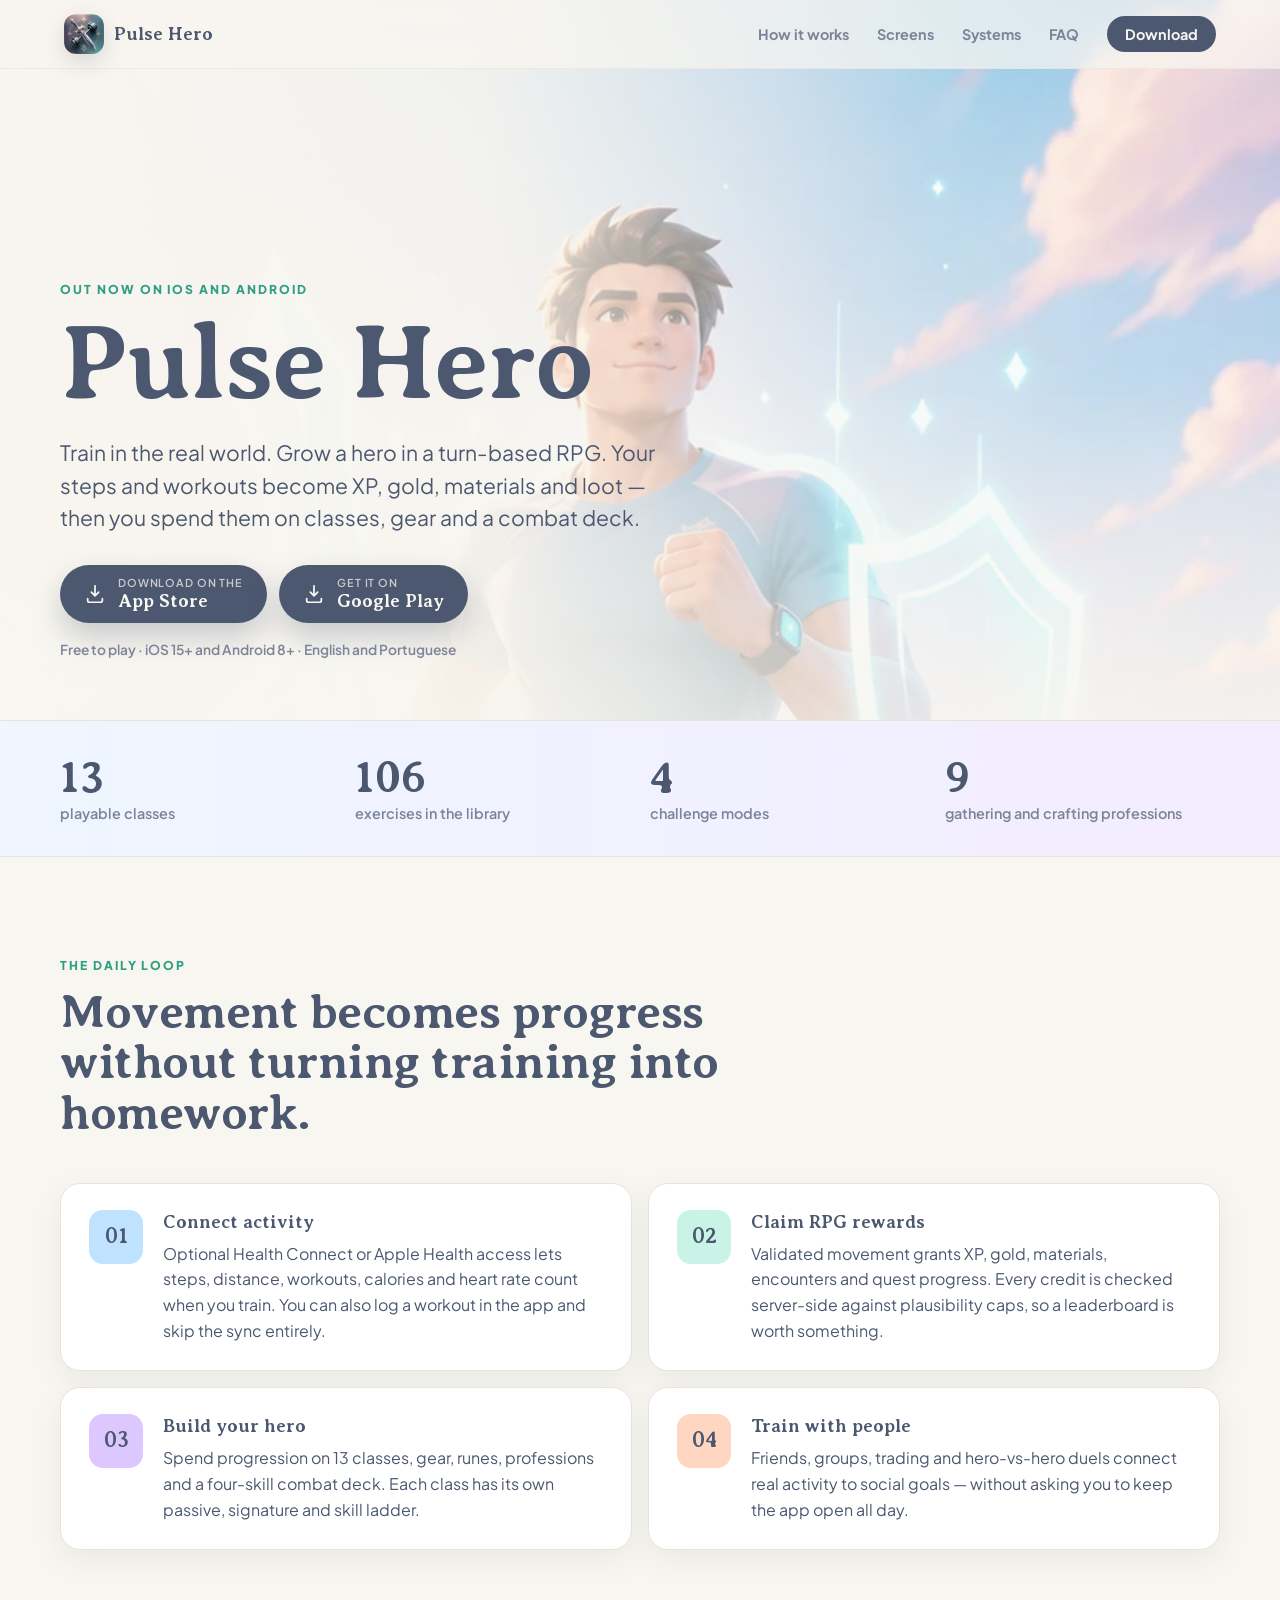
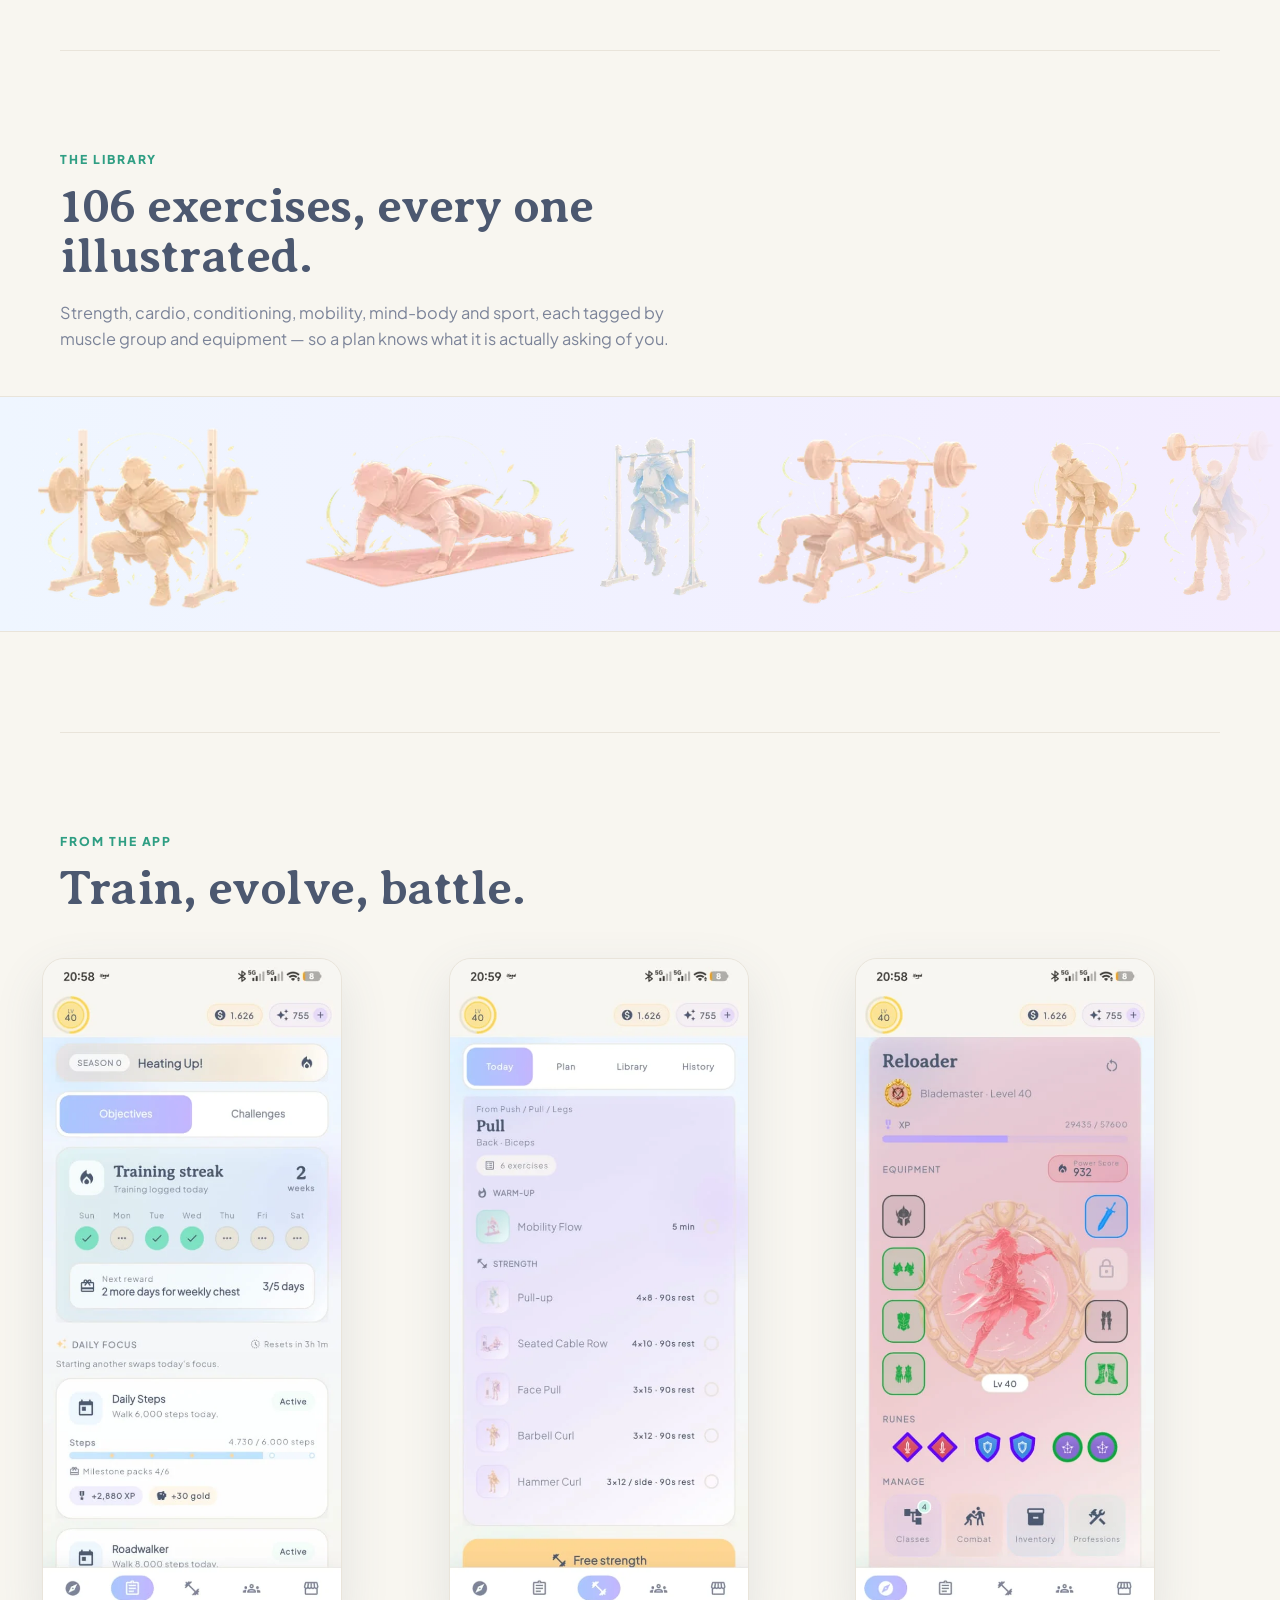
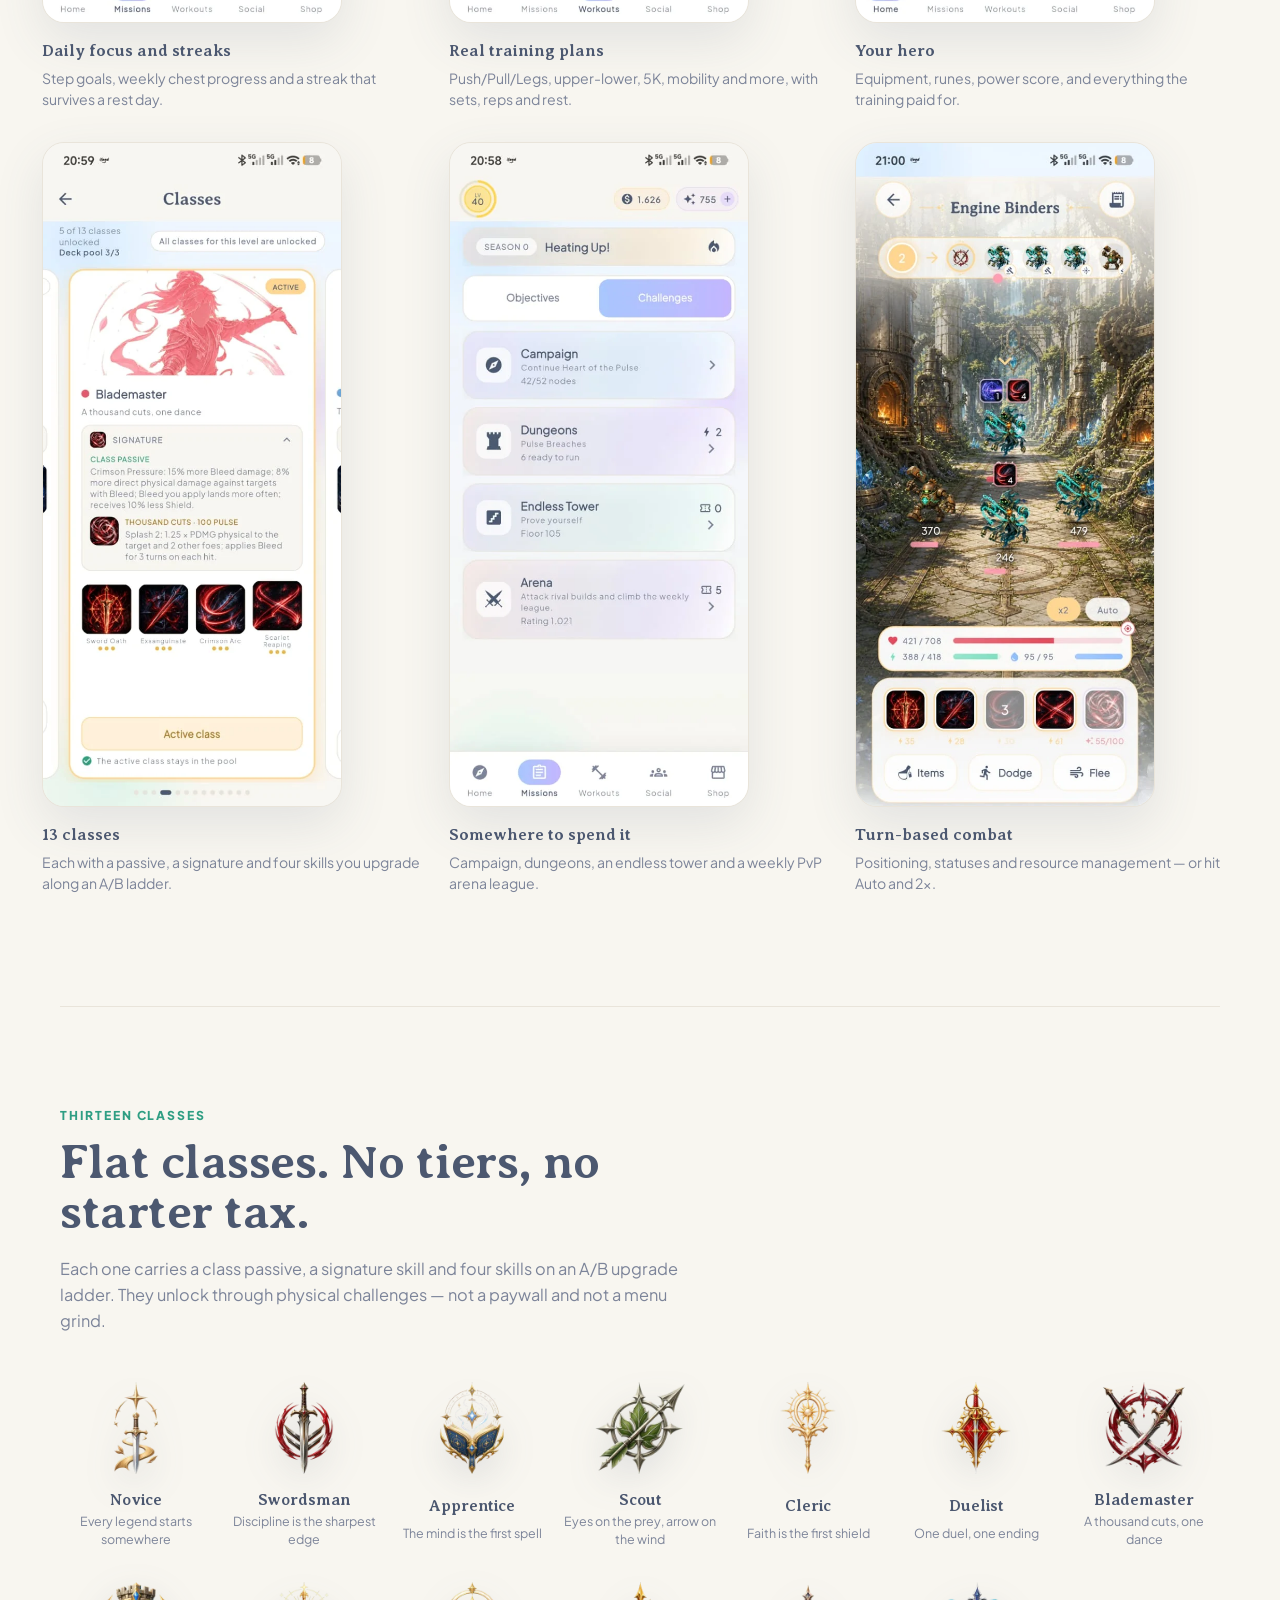
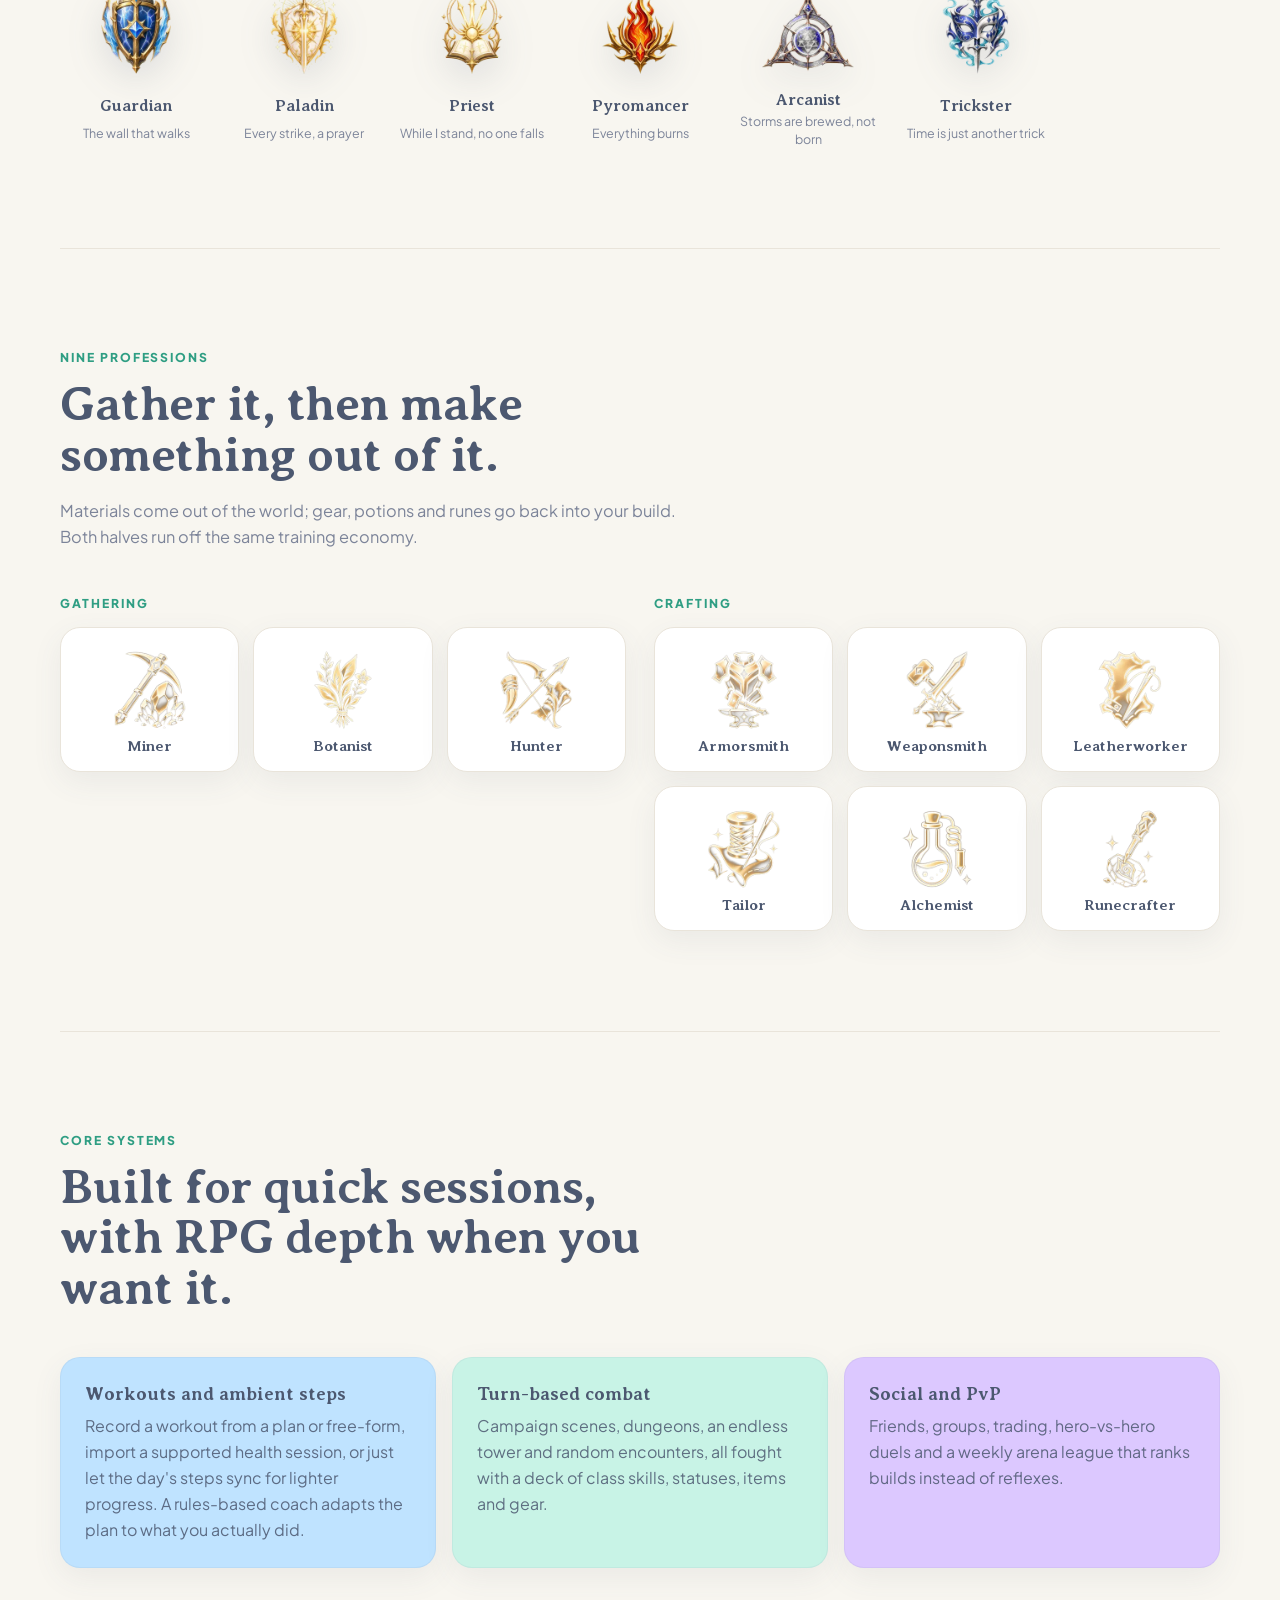
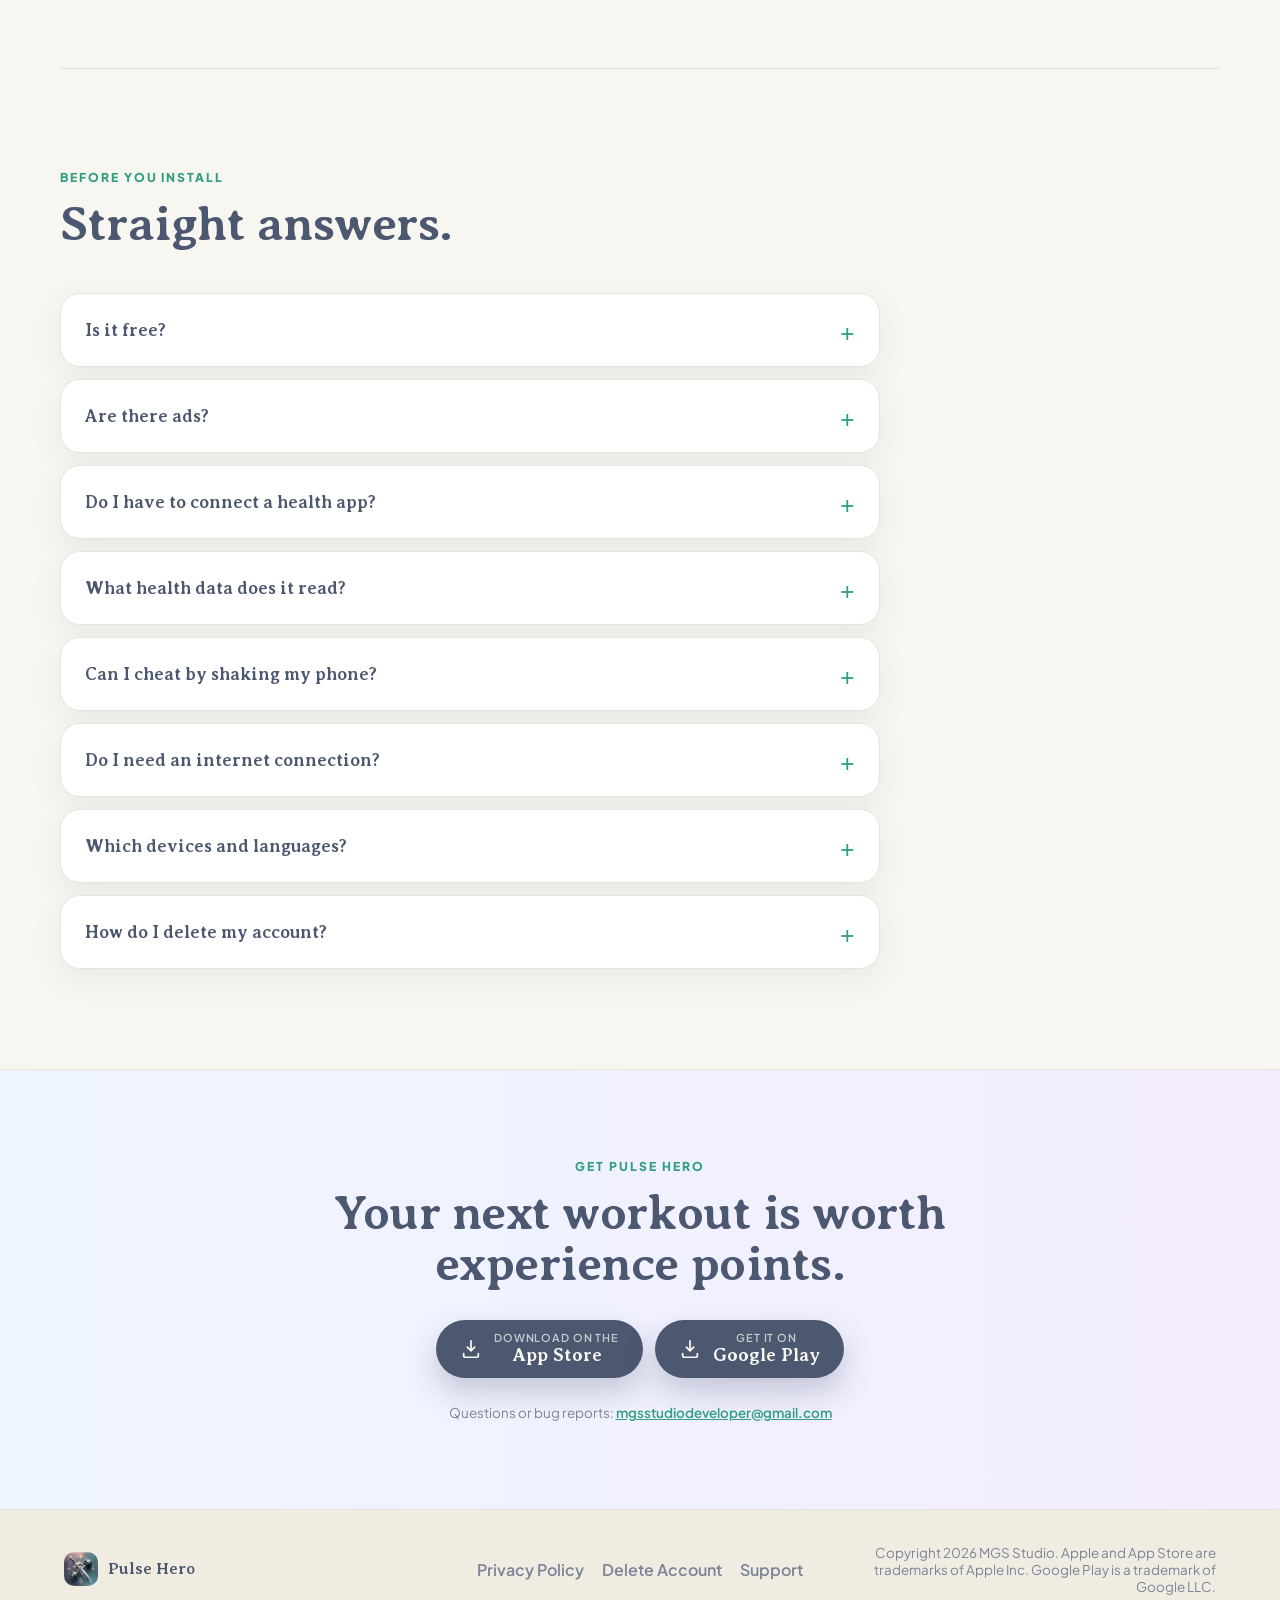
<file: index.html>
<!DOCTYPE html>
<html lang="en">
<head>
  <meta charset="UTF-8">
  <meta name="viewport" content="width=device-width, initial-scale=1.0">
  <title>Pulse Hero - Fitness RPG for iOS and Android</title>
  <meta name="description" content="Pulse Hero turns real training into RPG progress. Steps and workouts earn XP, gear and loot for a turn-based RPG with 13 classes, dungeons, an endless tower and PvP. Free on iOS and Android.">
  <meta name="theme-color" content="#f8f6f0">
  <link rel="canonical" href="https://pulsehero.charactercraftapp.com/">
  <link rel="icon" type="image/png" href="/assets/pulse-hero-icon.png">
  <link rel="apple-touch-icon" href="/assets/pulse-hero-icon.png">
  <meta name="apple-itunes-app" content="app-id=6788211881">

  <link rel="preconnect" href="https://fonts.googleapis.com">
  <link rel="preconnect" href="https://fonts.gstatic.com" crossorigin>
  <link rel="stylesheet" href="https://fonts.googleapis.com/css2?family=Averia+Serif+Libre:wght@400;700&family=Plus+Jakarta+Sans:wght@400;500;600;700;800&display=swap">
  <link rel="stylesheet" href="/assets/styles.css">
  <link rel="preload" as="image" href="/assets/pulse-hero-key-art.webp" fetchpriority="high">

  <meta property="og:type" content="website">
  <meta property="og:site_name" content="Pulse Hero">
  <meta property="og:url" content="https://pulsehero.charactercraftapp.com/">
  <meta property="og:title" content="Pulse Hero - Fitness RPG for iOS and Android">
  <meta property="og:description" content="Train in the real world. Grow a hero in a turn-based RPG. Steps and workouts earn XP, gear and loot.">
  <meta property="og:image" content="https://pulsehero.charactercraftapp.com/assets/og-cover.jpg">
  <meta property="og:image:width" content="1200">
  <meta property="og:image:height" content="630">
  <meta property="og:image:alt" content="Pulse Hero key art: a runner on a glowing trail surrounded by a sword and shield.">
  <meta name="twitter:card" content="summary_large_image">
  <meta name="twitter:title" content="Pulse Hero - Fitness RPG for iOS and Android">
  <meta name="twitter:description" content="Train in the real world. Grow a hero in a turn-based RPG.">
  <meta name="twitter:image" content="https://pulsehero.charactercraftapp.com/assets/og-cover.jpg">

  <script type="application/ld+json">
  {
    "@context": "https://schema.org",
    "@type": "MobileApplication",
    "name": "Pulse Hero",
    "alternateName": "Pulse Hero: Fitness RPG",
    "url": "https://pulsehero.charactercraftapp.com/",
    "image": "https://pulsehero.charactercraftapp.com/assets/og-cover.jpg",
    "description": "Pulse Hero is a fitness RPG. Steps and workouts synced from Health Connect or Apple Health earn XP, gold, materials and loot for a turn-based RPG with 13 classes, a campaign, dungeons, an endless tower and PvP.",
    "applicationCategory": "GameApplication",
    "applicationSubCategory": "Role Playing",
    "operatingSystem": "iOS 15.0 or later, Android 8.0 or later",
    "inLanguage": ["en", "pt-BR"],
    "offers": {
      "@type": "Offer",
      "price": "0",
      "priceCurrency": "USD"
    },
    "author": { "@type": "Organization", "name": "MGS Studio" },
    "publisher": { "@type": "Organization", "name": "MGS Studio" },
    "downloadUrl": [
      "https://apps.apple.com/us/app/pulse-hero-fitness-rpg/id6788211881",
      "https://play.google.com/store/apps/details?id=app.fithero.fit_hero"
    ],
    "privacyPolicyUrl": "https://pulsehero.charactercraftapp.com/privacy-policy.html"
  }
  </script>
</head>
<body>
  <a class="skip-link" href="#main">Skip to content</a>

  <header class="site-header" data-header>
    <a class="brand" href="/" aria-label="Pulse Hero home">
      <img src="/assets/pulse-hero-icon.png" alt="" class="brand-mark" width="40" height="40">
      <span>Pulse Hero</span>
    </a>
    <nav class="nav" aria-label="Primary navigation">
      <a href="#how-it-works">How it works</a>
      <a href="#screens">Screens</a>
      <a href="#systems">Systems</a>
      <a href="#faq">FAQ</a>
      <a class="nav-cta" href="#download">Download</a>
    </nav>
  </header>

  <main id="main">
    <section class="hero" aria-labelledby="hero-title">
      <picture class="hero-media">
        <img src="/assets/pulse-hero-key-art.webp" alt="" width="853" height="1844" fetchpriority="high">
      </picture>
      <div class="hero-shade"></div>
      <div class="hero-content">
        <p class="eyebrow">Out now on iOS and Android</p>
        <h1 id="hero-title">Pulse Hero</h1>
        <p class="hero-copy">Train in the real world. Grow a hero in a turn-based RPG. Your steps and workouts become XP, gold, materials and loot &mdash; then you spend them on classes, gear and a combat deck.</p>

        <div class="store-buttons">
          <a class="store-button" href="https://apps.apple.com/us/app/pulse-hero-fitness-rpg/id6788211881">
            <svg viewBox="0 0 24 24" aria-hidden="true" focusable="false"><path d="M12 3v11m0 0 4-4m-4 4-4-4M4 17v2a2 2 0 0 0 2 2h12a2 2 0 0 0 2-2v-2"/></svg>
            <span><small>Download on the</small><strong>App Store</strong></span>
          </a>
          <a class="store-button" href="https://play.google.com/store/apps/details?id=app.fithero.fit_hero">
            <svg viewBox="0 0 24 24" aria-hidden="true" focusable="false"><path d="M12 3v11m0 0 4-4m-4 4-4-4M4 17v2a2 2 0 0 0 2 2h12a2 2 0 0 0 2-2v-2"/></svg>
            <span><small>Get it on</small><strong>Google Play</strong></span>
          </a>
        </div>
        <p class="hero-note">Free to play &middot; iOS 15+ and Android 8+ &middot; English and Portuguese</p>
      </div>
    </section>

    <section class="stats-band" aria-label="Pulse Hero at a glance">
      <ul class="stats">
        <li><strong>13</strong><span>playable classes</span></li>
        <li><strong>106</strong><span>exercises in the library</span></li>
        <li><strong>4</strong><span>challenge modes</span></li>
        <li><strong>9</strong><span>gathering and crafting professions</span></li>
      </ul>
    </section>

    <section class="section trail-section" id="how-it-works">
      <div class="section-heading">
        <p class="eyebrow">The daily loop</p>
        <h2>Movement becomes progress without turning training into homework.</h2>
      </div>
      <div class="trail" aria-label="Pulse Hero gameplay loop">
        <article class="trail-step">
          <span class="step-signal"></span>
          <h3>Connect activity</h3>
          <p>Optional Health Connect or Apple Health access lets steps, distance, workouts, calories and heart rate count when you train. You can also log a workout in the app and skip the sync entirely.</p>
        </article>
        <article class="trail-step">
          <span class="step-signal"></span>
          <h3>Claim RPG rewards</h3>
          <p>Validated movement grants XP, gold, materials, encounters and quest progress. Every credit is checked server-side against plausibility caps, so a leaderboard is worth something.</p>
        </article>
        <article class="trail-step">
          <span class="step-signal"></span>
          <h3>Build your hero</h3>
          <p>Spend progression on 13 classes, gear, runes, professions and a four-skill combat deck. Each class has its own passive, signature and skill ladder.</p>
        </article>
        <article class="trail-step">
          <span class="step-signal"></span>
          <h3>Train with people</h3>
          <p>Friends, groups, trading and hero-vs-hero duels connect real activity to social goals &mdash; without asking you to keep the app open all day.</p>
        </article>
      </div>
    </section>

    <section class="section library-section" id="library">
      <div class="section-heading compact">
        <p class="eyebrow">The library</p>
        <h2>106 exercises, every one illustrated.</h2>
        <p class="section-lede">Strength, cardio, conditioning, mobility, mind-body and sport, each tagged by muscle group and equipment &mdash; so a plan knows what it is actually asking of you.</p>
      </div>
      <!-- Two identical tracks scrolling as one: the second is the seam filler,
           so it is hidden from assistive tech. -->
      <div class="marquee" role="img" aria-label="Illustrations from the Pulse Hero exercise library: squats, push-ups, pull-ups, running, swimming, cycling, yoga and more.">
        <div class="marquee-track">
          <ul class="marquee-row">
            <li><img src="/assets/art/exercises/squat.webp" alt="Squat" width="200" height="300" loading="lazy" decoding="async"></li>
            <li><img src="/assets/art/exercises/pushup.webp" alt="Push-up" width="200" height="300" loading="lazy" decoding="async"></li>
            <li><img src="/assets/art/exercises/pullup.webp" alt="Pull-up" width="200" height="300" loading="lazy" decoding="async"></li>
            <li><img src="/assets/art/exercises/bench-press.webp" alt="Bench press" width="200" height="300" loading="lazy" decoding="async"></li>
            <li><img src="/assets/art/exercises/romanian-deadlift.webp" alt="Romanian deadlift" width="200" height="300" loading="lazy" decoding="async"></li>
            <li><img src="/assets/art/exercises/overhead-press.webp" alt="Overhead press" width="200" height="300" loading="lazy" decoding="async"></li>
            <li><img src="/assets/art/exercises/lunge.webp" alt="Lunge" width="200" height="300" loading="lazy" decoding="async"></li>
            <li><img src="/assets/art/exercises/plank.webp" alt="Plank" width="200" height="300" loading="lazy" decoding="async"></li>
            <li><img src="/assets/art/exercises/dips.webp" alt="Dips" width="200" height="300" loading="lazy" decoding="async"></li>
            <li><img src="/assets/art/exercises/jump-rope.webp" alt="Jump rope" width="200" height="300" loading="lazy" decoding="async"></li>
            <li><img src="/assets/art/exercises/free-run.webp" alt="Free run" width="200" height="300" loading="lazy" decoding="async"></li>
            <li><img src="/assets/art/exercises/long-run.webp" alt="Long run" width="200" height="300" loading="lazy" decoding="async"></li>
            <li><img src="/assets/art/exercises/swim.webp" alt="Swim" width="200" height="300" loading="lazy" decoding="async"></li>
            <li><img src="/assets/art/exercises/indoor-cycle.webp" alt="Indoor cycle" width="200" height="300" loading="lazy" decoding="async"></li>
            <li><img src="/assets/art/exercises/rowing.webp" alt="Rowing" width="200" height="300" loading="lazy" decoding="async"></li>
            <li><img src="/assets/art/exercises/hike.webp" alt="Hike" width="200" height="300" loading="lazy" decoding="async"></li>
            <li><img src="/assets/art/exercises/brisk-walk.webp" alt="Brisk walk" width="200" height="300" loading="lazy" decoding="async"></li>
            <li><img src="/assets/art/exercises/yoga-flow.webp" alt="Yoga flow" width="200" height="300" loading="lazy" decoding="async"></li>
            <li><img src="/assets/art/exercises/mobility-flow.webp" alt="Mobility flow" width="200" height="300" loading="lazy" decoding="async"></li>
            <li><img src="/assets/art/exercises/dance.webp" alt="Dance" width="200" height="300" loading="lazy" decoding="async"></li>
            <li><img src="/assets/art/exercises/basketball.webp" alt="Basketball" width="200" height="300" loading="lazy" decoding="async"></li>
            <li><img src="/assets/art/exercises/soccer.webp" alt="Soccer" width="200" height="300" loading="lazy" decoding="async"></li>
            <li><img src="/assets/art/exercises/tennis.webp" alt="Tennis" width="200" height="300" loading="lazy" decoding="async"></li>
            <li><img src="/assets/art/exercises/climb.webp" alt="Climb" width="200" height="300" loading="lazy" decoding="async"></li>
          </ul>
          <ul class="marquee-row" aria-hidden="true">
            <li><img src="/assets/art/exercises/squat.webp" alt="" width="200" height="300" loading="lazy" decoding="async"></li>
            <li><img src="/assets/art/exercises/pushup.webp" alt="" width="200" height="300" loading="lazy" decoding="async"></li>
            <li><img src="/assets/art/exercises/pullup.webp" alt="" width="200" height="300" loading="lazy" decoding="async"></li>
            <li><img src="/assets/art/exercises/bench-press.webp" alt="" width="200" height="300" loading="lazy" decoding="async"></li>
            <li><img src="/assets/art/exercises/romanian-deadlift.webp" alt="" width="200" height="300" loading="lazy" decoding="async"></li>
            <li><img src="/assets/art/exercises/overhead-press.webp" alt="" width="200" height="300" loading="lazy" decoding="async"></li>
            <li><img src="/assets/art/exercises/lunge.webp" alt="" width="200" height="300" loading="lazy" decoding="async"></li>
            <li><img src="/assets/art/exercises/plank.webp" alt="" width="200" height="300" loading="lazy" decoding="async"></li>
            <li><img src="/assets/art/exercises/dips.webp" alt="" width="200" height="300" loading="lazy" decoding="async"></li>
            <li><img src="/assets/art/exercises/jump-rope.webp" alt="" width="200" height="300" loading="lazy" decoding="async"></li>
            <li><img src="/assets/art/exercises/free-run.webp" alt="" width="200" height="300" loading="lazy" decoding="async"></li>
            <li><img src="/assets/art/exercises/long-run.webp" alt="" width="200" height="300" loading="lazy" decoding="async"></li>
            <li><img src="/assets/art/exercises/swim.webp" alt="" width="200" height="300" loading="lazy" decoding="async"></li>
            <li><img src="/assets/art/exercises/indoor-cycle.webp" alt="" width="200" height="300" loading="lazy" decoding="async"></li>
            <li><img src="/assets/art/exercises/rowing.webp" alt="" width="200" height="300" loading="lazy" decoding="async"></li>
            <li><img src="/assets/art/exercises/hike.webp" alt="" width="200" height="300" loading="lazy" decoding="async"></li>
            <li><img src="/assets/art/exercises/brisk-walk.webp" alt="" width="200" height="300" loading="lazy" decoding="async"></li>
            <li><img src="/assets/art/exercises/yoga-flow.webp" alt="" width="200" height="300" loading="lazy" decoding="async"></li>
            <li><img src="/assets/art/exercises/mobility-flow.webp" alt="" width="200" height="300" loading="lazy" decoding="async"></li>
            <li><img src="/assets/art/exercises/dance.webp" alt="" width="200" height="300" loading="lazy" decoding="async"></li>
            <li><img src="/assets/art/exercises/basketball.webp" alt="" width="200" height="300" loading="lazy" decoding="async"></li>
            <li><img src="/assets/art/exercises/soccer.webp" alt="" width="200" height="300" loading="lazy" decoding="async"></li>
            <li><img src="/assets/art/exercises/tennis.webp" alt="" width="200" height="300" loading="lazy" decoding="async"></li>
            <li><img src="/assets/art/exercises/climb.webp" alt="" width="200" height="300" loading="lazy" decoding="async"></li>
          </ul>
        </div>
      </div>
    </section>

    <section class="section shots-section" id="screens">
      <div class="section-heading compact">
        <p class="eyebrow">From the app</p>
        <h2>Train, evolve, battle.</h2>
      </div>
      <div class="shots" role="group" aria-label="Pulse Hero screenshots">
        <figure class="shot">
          <img src="/assets/shots/missions.webp" alt="Missions screen showing a two-week training streak, a weekly chest countdown and a daily step focus." width="575" height="1280" loading="lazy" decoding="async">
          <figcaption><strong>Daily focus and streaks</strong>Step goals, weekly chest progress and a streak that survives a rest day.</figcaption>
        </figure>
        <figure class="shot">
          <img src="/assets/shots/workouts.webp" alt="Workout screen showing a Push / Pull / Legs plan with six exercises, sets, reps and rest times." width="575" height="1280" loading="lazy" decoding="async">
          <figcaption><strong>Real training plans</strong>Push/Pull/Legs, upper-lower, 5K, mobility and more, with sets, reps and rest.</figcaption>
        </figure>
        <figure class="shot">
          <img src="/assets/shots/hero.webp" alt="Hero screen showing a level 40 Blademaster with equipment slots, runes and a power score." width="575" height="1280" loading="lazy" decoding="async">
          <figcaption><strong>Your hero</strong>Equipment, runes, power score, and everything the training paid for.</figcaption>
        </figure>
        <figure class="shot">
          <img src="/assets/shots/classes.webp" alt="Classes screen showing the Blademaster with its class passive, signature skill and four skills." width="575" height="1280" loading="lazy" decoding="async">
          <figcaption><strong>13 classes</strong>Each with a passive, a signature and four skills you upgrade along an A/B ladder.</figcaption>
        </figure>
        <figure class="shot">
          <img src="/assets/shots/challenges.webp" alt="Challenges screen listing Campaign, Dungeons, Endless Tower and Arena." width="575" height="1280" loading="lazy" decoding="async">
          <figcaption><strong>Somewhere to spend it</strong>Campaign, dungeons, an endless tower and a weekly PvP arena league.</figcaption>
        </figure>
        <figure class="shot">
          <img src="/assets/shots/combat.webp" alt="Turn-based battle against three enemies with a health bar, skill deck and item, dodge and flee actions." width="575" height="1280" loading="lazy" decoding="async">
          <figcaption><strong>Turn-based combat</strong>Positioning, statuses and resource management &mdash; or hit Auto and 2x.</figcaption>
        </figure>
      </div>
    </section>

    <section class="section classes-section" id="classes">
      <div class="section-heading compact">
        <p class="eyebrow">Thirteen classes</p>
        <h2>Flat classes. No tiers, no starter tax.</h2>
        <p class="section-lede">Each one carries a class passive, a signature skill and four skills on an A/B upgrade ladder. They unlock through physical challenges &mdash; not a paywall and not a menu grind.</p>
      </div>
      <ul class="crests">
        <li><img src="/assets/art/crests/novice.webp" alt="" width="120" height="120" loading="lazy" decoding="async"><strong>Novice</strong><span>Every legend starts somewhere</span></li>
        <li><img src="/assets/art/crests/swordsman.webp" alt="" width="120" height="120" loading="lazy" decoding="async"><strong>Swordsman</strong><span>Discipline is the sharpest edge</span></li>
        <li><img src="/assets/art/crests/apprentice.webp" alt="" width="120" height="120" loading="lazy" decoding="async"><strong>Apprentice</strong><span>The mind is the first spell</span></li>
        <li><img src="/assets/art/crests/scout.webp" alt="" width="120" height="120" loading="lazy" decoding="async"><strong>Scout</strong><span>Eyes on the prey, arrow on the wind</span></li>
        <li><img src="/assets/art/crests/cleric.webp" alt="" width="120" height="120" loading="lazy" decoding="async"><strong>Cleric</strong><span>Faith is the first shield</span></li>
        <li><img src="/assets/art/crests/duelist.webp" alt="" width="120" height="120" loading="lazy" decoding="async"><strong>Duelist</strong><span>One duel, one ending</span></li>
        <li><img src="/assets/art/crests/blademaster.webp" alt="" width="120" height="120" loading="lazy" decoding="async"><strong>Blademaster</strong><span>A thousand cuts, one dance</span></li>
        <li><img src="/assets/art/crests/guardian.webp" alt="" width="120" height="120" loading="lazy" decoding="async"><strong>Guardian</strong><span>The wall that walks</span></li>
        <li><img src="/assets/art/crests/paladin.webp" alt="" width="120" height="120" loading="lazy" decoding="async"><strong>Paladin</strong><span>Every strike, a prayer</span></li>
        <li><img src="/assets/art/crests/priest.webp" alt="" width="120" height="120" loading="lazy" decoding="async"><strong>Priest</strong><span>While I stand, no one falls</span></li>
        <li><img src="/assets/art/crests/pyromancer.webp" alt="" width="120" height="120" loading="lazy" decoding="async"><strong>Pyromancer</strong><span>Everything burns</span></li>
        <li><img src="/assets/art/crests/arcanist.webp" alt="" width="120" height="120" loading="lazy" decoding="async"><strong>Arcanist</strong><span>Storms are brewed, not born</span></li>
        <li><img src="/assets/art/crests/trickster.webp" alt="" width="120" height="120" loading="lazy" decoding="async"><strong>Trickster</strong><span>Time is just another trick</span></li>
      </ul>
    </section>

    <section class="section professions-section" id="professions">
      <div class="section-heading compact">
        <p class="eyebrow">Nine professions</p>
        <h2>Gather it, then make something out of it.</h2>
        <p class="section-lede">Materials come out of the world; gear, potions and runes go back into your build. Both halves run off the same training economy.</p>
      </div>
      <div class="profession-groups">
        <div class="profession-group">
          <h3>Gathering</h3>
          <ul class="professions">
            <li><img src="/assets/art/professions/miner.webp" alt="" width="84" height="84" loading="lazy" decoding="async"><span>Miner</span></li>
            <li><img src="/assets/art/professions/botanist.webp" alt="" width="84" height="84" loading="lazy" decoding="async"><span>Botanist</span></li>
            <li><img src="/assets/art/professions/hunter.webp" alt="" width="84" height="84" loading="lazy" decoding="async"><span>Hunter</span></li>
          </ul>
        </div>
        <div class="profession-group">
          <h3>Crafting</h3>
          <ul class="professions">
            <li><img src="/assets/art/professions/armorsmith.webp" alt="" width="84" height="84" loading="lazy" decoding="async"><span>Armorsmith</span></li>
            <li><img src="/assets/art/professions/weaponsmith.webp" alt="" width="84" height="84" loading="lazy" decoding="async"><span>Weaponsmith</span></li>
            <li><img src="/assets/art/professions/leatherworker.webp" alt="" width="84" height="84" loading="lazy" decoding="async"><span>Leatherworker</span></li>
            <li><img src="/assets/art/professions/tailor.webp" alt="" width="84" height="84" loading="lazy" decoding="async"><span>Tailor</span></li>
            <li><img src="/assets/art/professions/alchemist.webp" alt="" width="84" height="84" loading="lazy" decoding="async"><span>Alchemist</span></li>
            <li><img src="/assets/art/professions/runecrafter.webp" alt="" width="84" height="84" loading="lazy" decoding="async"><span>Runecrafter</span></li>
          </ul>
        </div>
      </div>
    </section>

    <section class="section systems-section" id="systems">
      <div class="section-heading compact">
        <p class="eyebrow">Core systems</p>
        <h2>Built for quick sessions, with RPG depth when you want it.</h2>
      </div>
      <div class="system-grid">
        <article class="system-card">
          <h3>Workouts and ambient steps</h3>
          <p>Record a workout from a plan or free-form, import a supported health session, or just let the day's steps sync for lighter progress. A rules-based coach adapts the plan to what you actually did.</p>
        </article>
        <article class="system-card">
          <h3>Turn-based combat</h3>
          <p>Campaign scenes, dungeons, an endless tower and random encounters, all fought with a deck of class skills, statuses, items and gear.</p>
        </article>
        <article class="system-card">
          <h3>Social and PvP</h3>
          <p>Friends, groups, trading, hero-vs-hero duels and a weekly arena league that ranks builds instead of reflexes.</p>
        </article>
      </div>
    </section>

    <section class="section faq-section" id="faq">
      <div class="section-heading compact">
        <p class="eyebrow">Before you install</p>
        <h2>Straight answers.</h2>
      </div>
      <div class="faq">
        <details class="faq-item">
          <summary>Is it free?</summary>
          <p>Yes. Pulse Hero is free to download and play, with optional in-app purchases. It is not pay-to-win: what makes a hero strong is the training behind it and the build you put together, and nothing in the shop skips that.</p>
        </details>
        <details class="faq-item">
          <summary>Are there ads?</summary>
          <p>Only rewarded ones, and only if you choose to watch them. There are no forced interstitials, no banners and no ads on app open &mdash; a rewarded video is something you opt into for a specific reward, never something that interrupts you.</p>
        </details>
        <details class="faq-item">
          <summary>Do I have to connect a health app?</summary>
          <p>No. Health Connect on Android and Apple Health on iOS are optional. Without them you can still record workouts directly in the app. If you do connect, access is read-only &mdash; Pulse Hero does not write anything back to your health record.</p>
        </details>
        <details class="faq-item">
          <summary>What health data does it read?</summary>
          <p>Steps, distance (walking/running, cycling, swimming), active and total calories, heart rate, and workout sessions. It is used for your own fitness progress and game progression. It is not used for advertising and not sold. The <a href="/privacy-policy.html">privacy policy</a> has the full list.</p>
        </details>
        <details class="faq-item">
          <summary>Can I cheat by shaking my phone?</summary>
          <p>Not usefully. Activity is ingested by the game server and validated against caps and plausibility checks before anything is credited, so the arena and the leagues rank training rather than wrist technique.</p>
        </details>
        <details class="faq-item">
          <summary>Do I need an internet connection?</summary>
          <p>Yes. Pulse Hero needs a connection to play: the game server is the authority on your hero, and activity is validated and credited server-side rather than on the device.</p>
        </details>
        <details class="faq-item">
          <summary>Which devices and languages?</summary>
          <p>iPhone and iPad on iOS 15 or later, and Android 8.0 or later. The app is available in English and Brazilian Portuguese.</p>
        </details>
        <details class="faq-item">
          <summary>How do I delete my account?</summary>
          <p>From inside the app, or by request. The steps and what gets erased are on the <a href="/delete-account.html">account deletion page</a>.</p>
        </details>
      </div>
    </section>

    <section class="download-band" id="download">
      <div class="band-inner">
        <p class="eyebrow">Get Pulse Hero</p>
        <h2>Your next workout is worth experience points.</h2>
        <div class="store-buttons centered">
          <a class="store-button" href="https://apps.apple.com/us/app/pulse-hero-fitness-rpg/id6788211881">
            <svg viewBox="0 0 24 24" aria-hidden="true" focusable="false"><path d="M12 3v11m0 0 4-4m-4 4-4-4M4 17v2a2 2 0 0 0 2 2h12a2 2 0 0 0 2-2v-2"/></svg>
            <span><small>Download on the</small><strong>App Store</strong></span>
          </a>
          <a class="store-button" href="https://play.google.com/store/apps/details?id=app.fithero.fit_hero">
            <svg viewBox="0 0 24 24" aria-hidden="true" focusable="false"><path d="M12 3v11m0 0 4-4m-4 4-4-4M4 17v2a2 2 0 0 0 2 2h12a2 2 0 0 0 2-2v-2"/></svg>
            <span><small>Get it on</small><strong>Google Play</strong></span>
          </a>
        </div>
        <p class="fine-print">Questions or bug reports: <a href="mailto:mgsstudiodeveloper@gmail.com">mgsstudiodeveloper@gmail.com</a></p>
      </div>
    </section>
  </main>

  <footer class="footer">
    <div>
      <img src="/assets/pulse-hero-icon.png" alt="" class="footer-mark" width="34" height="34">
      <p>Pulse Hero</p>
    </div>
    <nav aria-label="Footer navigation">
      <a href="/privacy-policy.html">Privacy Policy</a>
      <a href="/delete-account.html">Delete Account</a>
      <a href="mailto:mgsstudiodeveloper@gmail.com">Support</a>
    </nav>
    <p class="fine-print">Copyright 2026 MGS Studio. Apple and App Store are trademarks of Apple Inc. Google Play is a trademark of Google LLC.</p>
  </footer>

  <script src="/assets/script.js"></script>
</body>
</html>
</file>
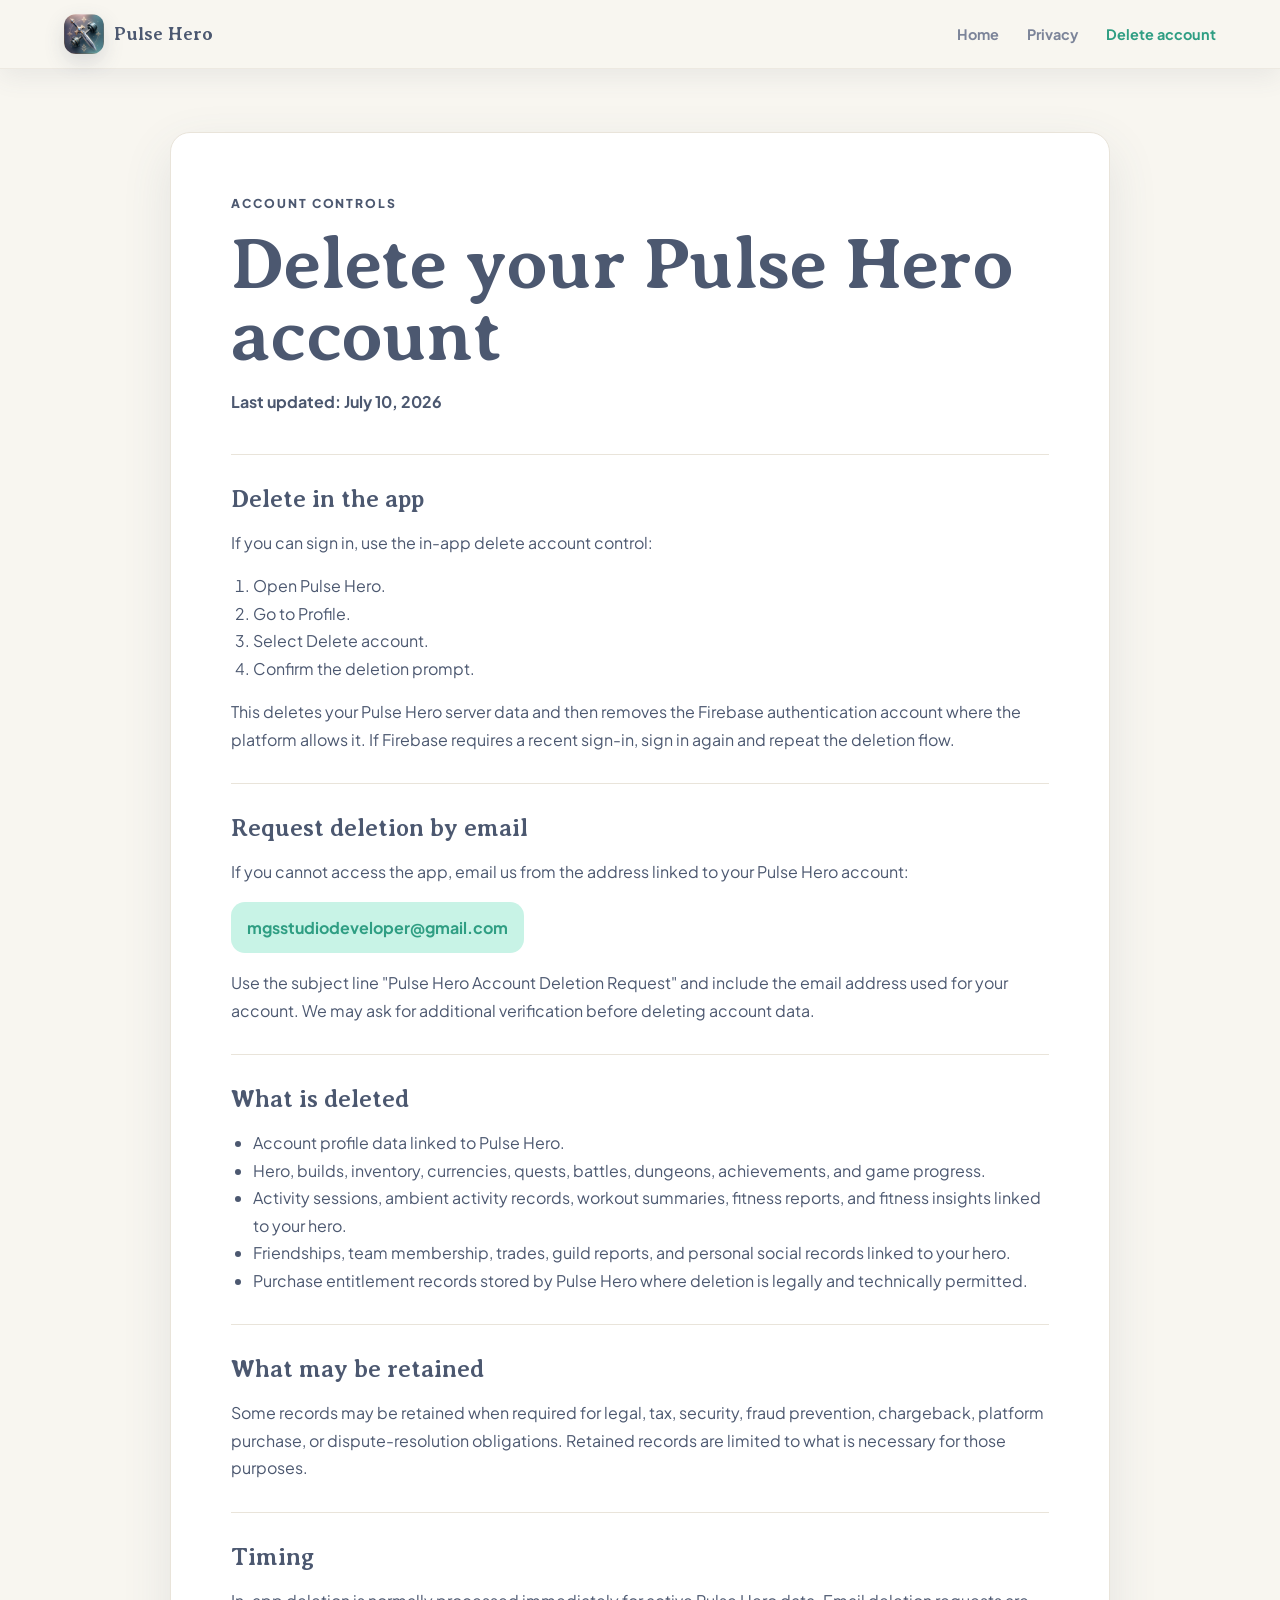
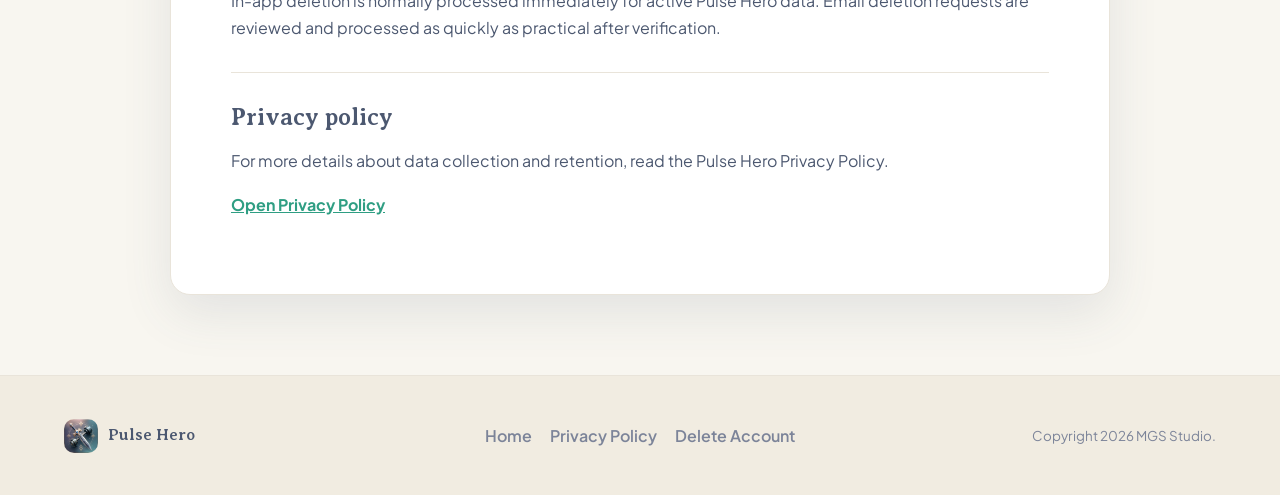
<file: delete-account.html>
<!DOCTYPE html>
<html lang="en">
<head>
  <meta charset="UTF-8">
  <meta name="viewport" content="width=device-width, initial-scale=1.0">
  <meta name="description" content="How to delete your Pulse Hero account and data.">
  <meta name="theme-color" content="#f8f6f0">
  <title>Delete Account - Pulse Hero</title>
  <link rel="icon" type="image/png" href="assets/pulse-hero-icon.png">
  <link rel="preconnect" href="https://fonts.googleapis.com">
  <link rel="preconnect" href="https://fonts.gstatic.com" crossorigin>
  <link rel="stylesheet" href="https://fonts.googleapis.com/css2?family=Averia+Serif+Libre:wght@400;700&family=Plus+Jakarta+Sans:wght@400;500;600;700;800&display=swap">
  <link rel="stylesheet" href="assets/styles.css">
</head>
<body class="legal-page">
  <header class="site-header solid" data-header>
    <a class="brand" href="./" aria-label="Pulse Hero home">
      <img src="assets/pulse-hero-icon.png" alt="" class="brand-mark">
      <span>Pulse Hero</span>
    </a>
    <nav class="nav" aria-label="Primary navigation">
      <a href="./">Home</a>
      <a href="./privacy-policy.html">Privacy</a>
      <a href="./delete-account.html" aria-current="page">Delete account</a>
    </nav>
  </header>

  <main class="legal-shell">
    <article class="legal-document">
      <p class="eyebrow">Account controls</p>
      <h1>Delete your Pulse Hero account</h1>
      <p class="last-updated">Last updated: July 10, 2026</p>

      <section>
        <h2>Delete in the app</h2>
        <p>If you can sign in, use the in-app delete account control:</p>
        <ol>
          <li>Open Pulse Hero.</li>
          <li>Go to Profile.</li>
          <li>Select Delete account.</li>
          <li>Confirm the deletion prompt.</li>
        </ol>
        <p>This deletes your Pulse Hero server data and then removes the Firebase authentication account where the platform allows it. If Firebase requires a recent sign-in, sign in again and repeat the deletion flow.</p>
      </section>

      <section>
        <h2>Request deletion by email</h2>
        <p>If you cannot access the app, email us from the address linked to your Pulse Hero account:</p>
        <p><a class="email-callout" href="mailto:mgsstudiodeveloper@gmail.com?subject=Pulse%20Hero%20Account%20Deletion%20Request">mgsstudiodeveloper@gmail.com</a></p>
        <p>Use the subject line "Pulse Hero Account Deletion Request" and include the email address used for your account. We may ask for additional verification before deleting account data.</p>
      </section>

      <section>
        <h2>What is deleted</h2>
        <ul>
          <li>Account profile data linked to Pulse Hero.</li>
          <li>Hero, builds, inventory, currencies, quests, battles, dungeons, achievements, and game progress.</li>
          <li>Activity sessions, ambient activity records, workout summaries, fitness reports, and fitness insights linked to your hero.</li>
          <li>Friendships, team membership, trades, guild reports, and personal social records linked to your hero.</li>
          <li>Purchase entitlement records stored by Pulse Hero where deletion is legally and technically permitted.</li>
        </ul>
      </section>

      <section>
        <h2>What may be retained</h2>
        <p>Some records may be retained when required for legal, tax, security, fraud prevention, chargeback, platform purchase, or dispute-resolution obligations. Retained records are limited to what is necessary for those purposes.</p>
      </section>

      <section>
        <h2>Timing</h2>
        <p>In-app deletion is normally processed immediately for active Pulse Hero data. Email deletion requests are reviewed and processed as quickly as practical after verification.</p>
      </section>

      <section>
        <h2>Privacy policy</h2>
        <p>For more details about data collection and retention, read the Pulse Hero Privacy Policy.</p>
        <p><a href="./privacy-policy.html">Open Privacy Policy</a></p>
      </section>
    </article>
  </main>

  <footer class="footer">
    <div>
      <img src="assets/pulse-hero-icon.png" alt="" class="footer-mark">
      <p>Pulse Hero</p>
    </div>
    <nav aria-label="Footer navigation">
      <a href="./">Home</a>
      <a href="./privacy-policy.html">Privacy Policy</a>
      <a href="./delete-account.html">Delete Account</a>
    </nav>
    <p class="fine-print">Copyright 2026 MGS Studio.</p>
  </footer>

  <script src="assets/script.js"></script>
</body>
</html>
</file>
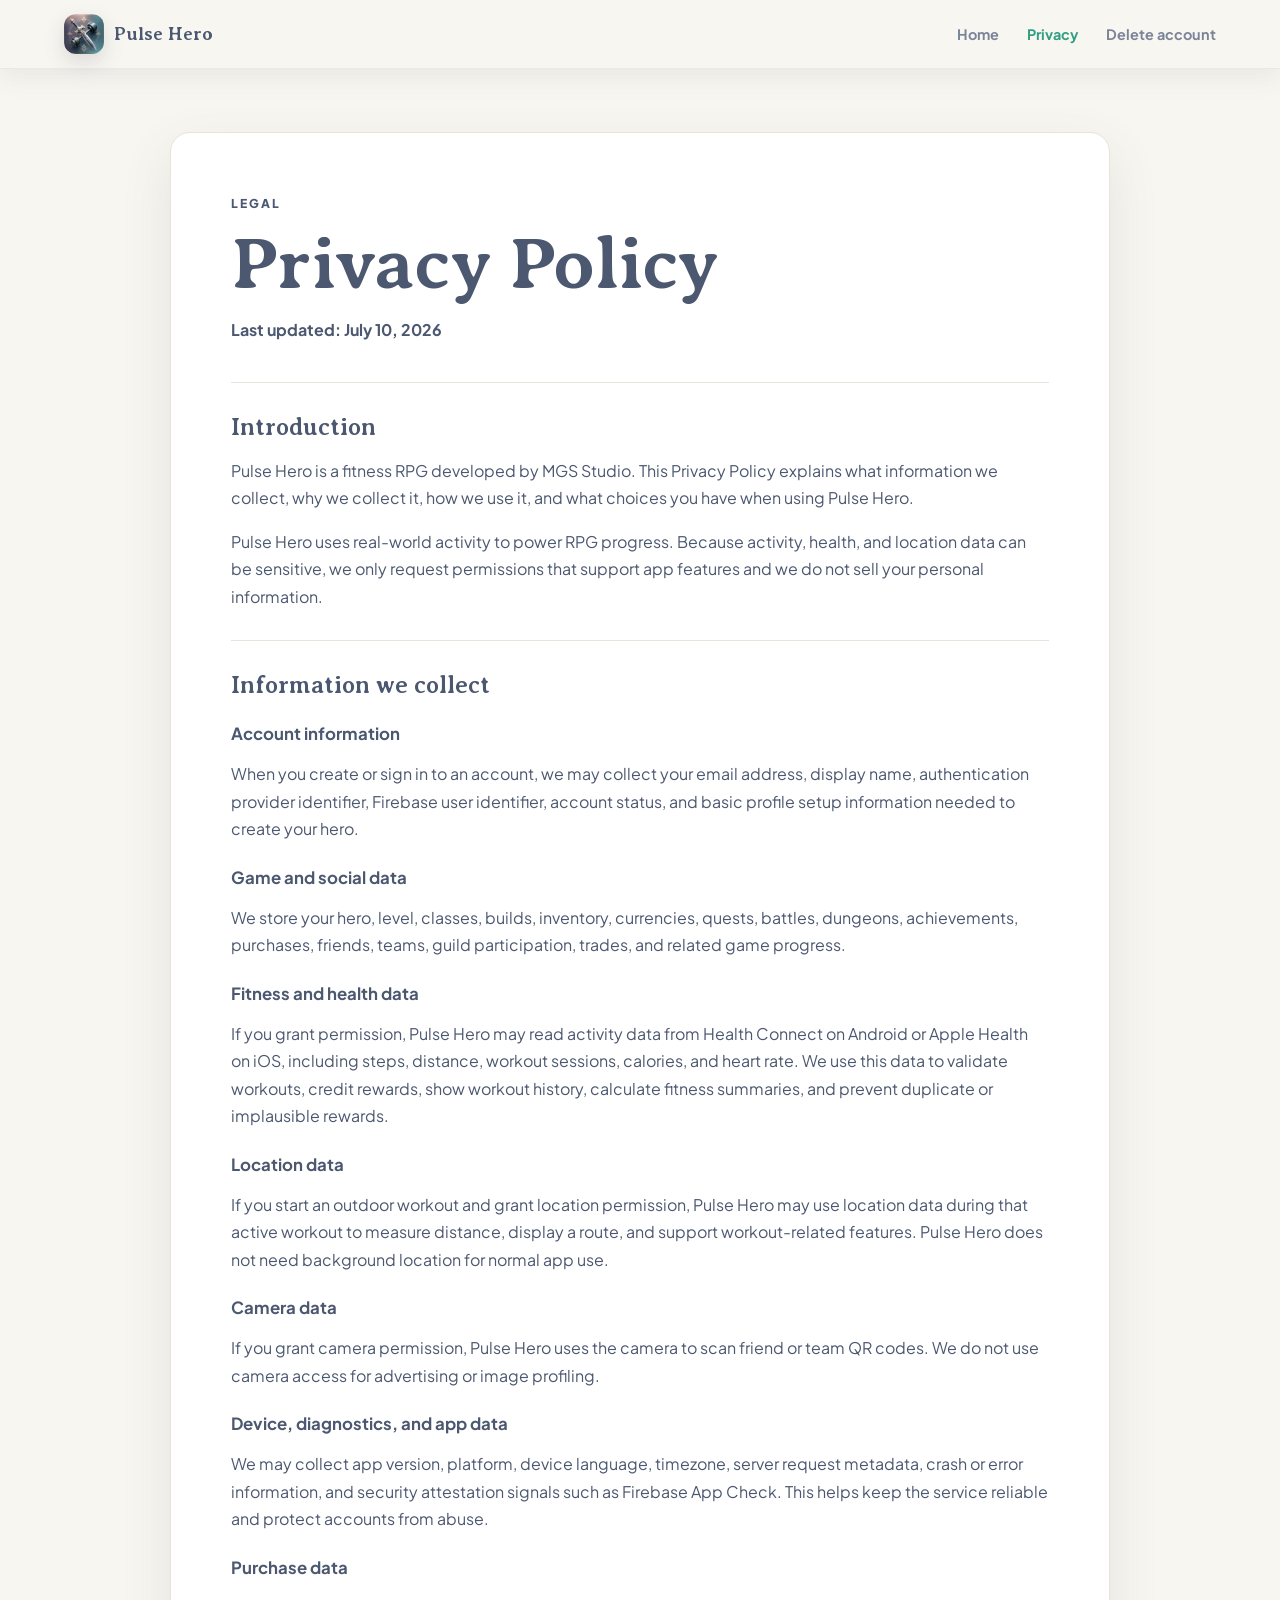
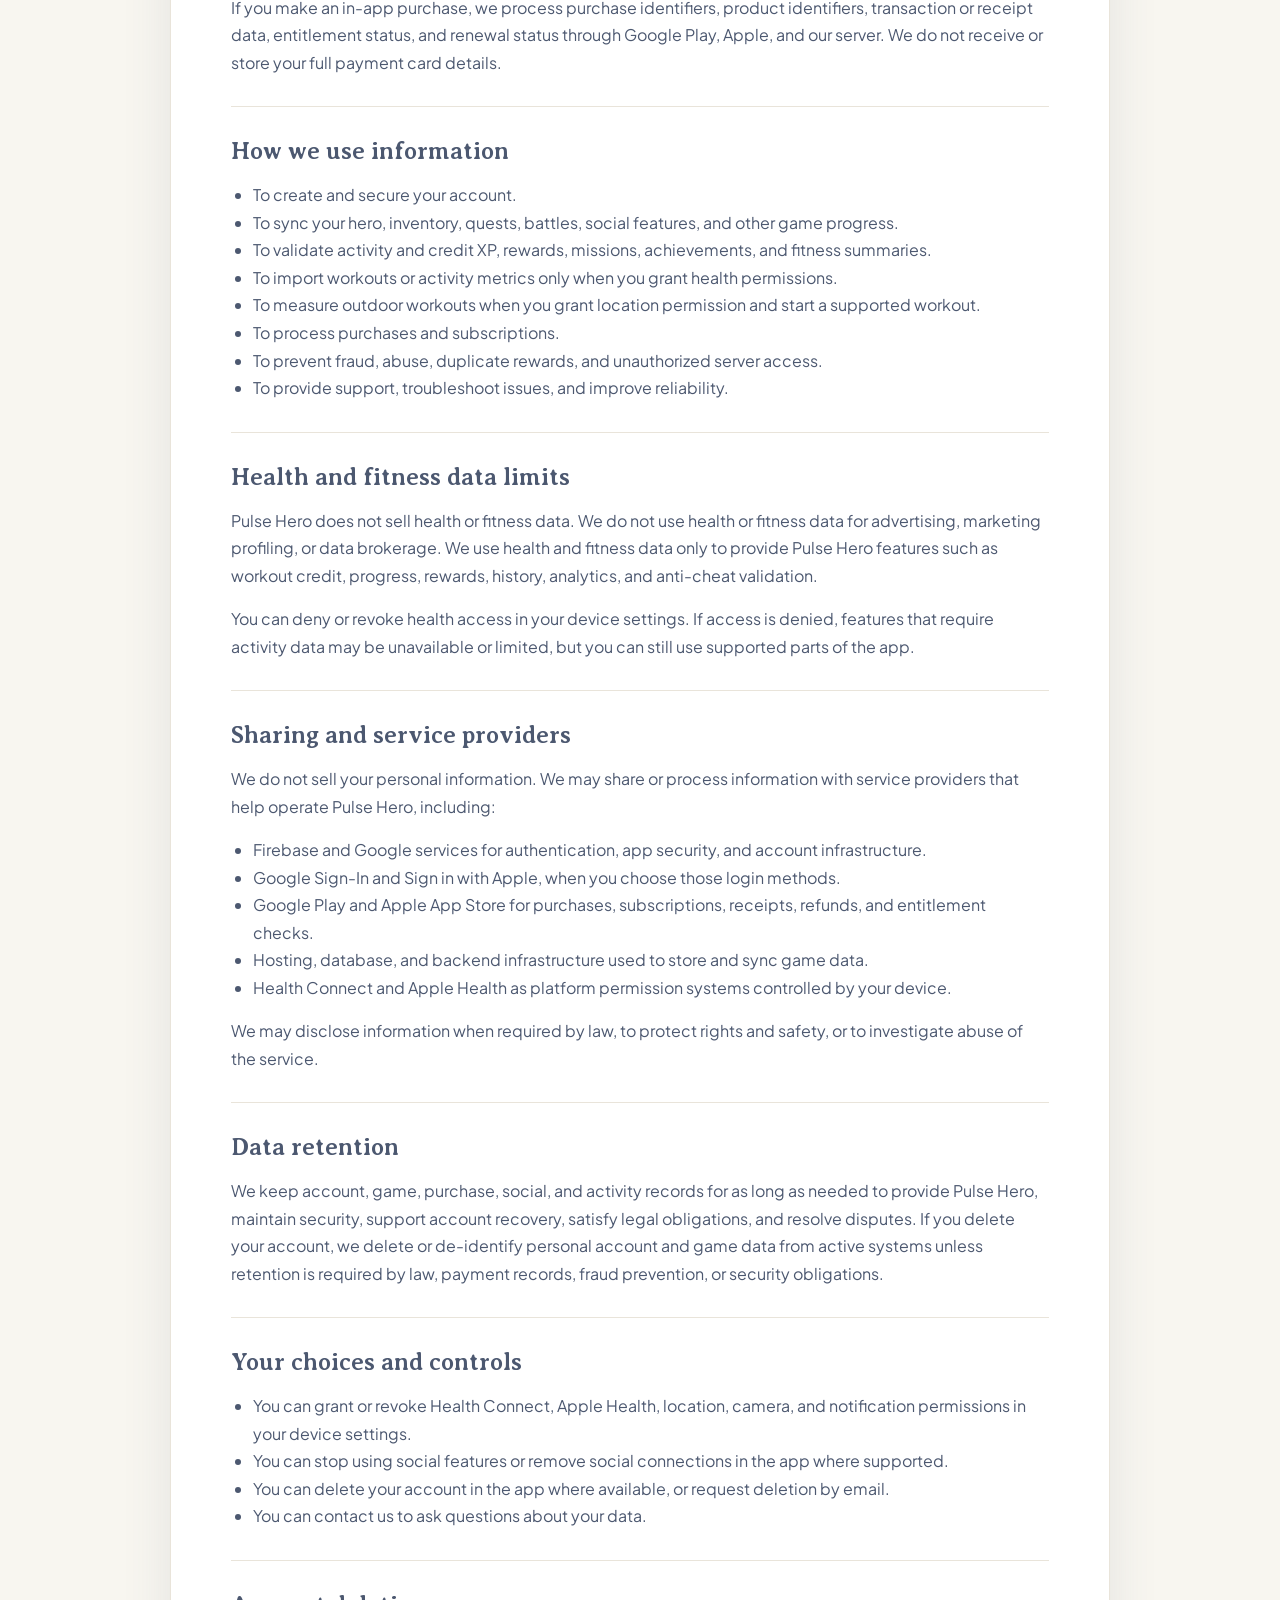
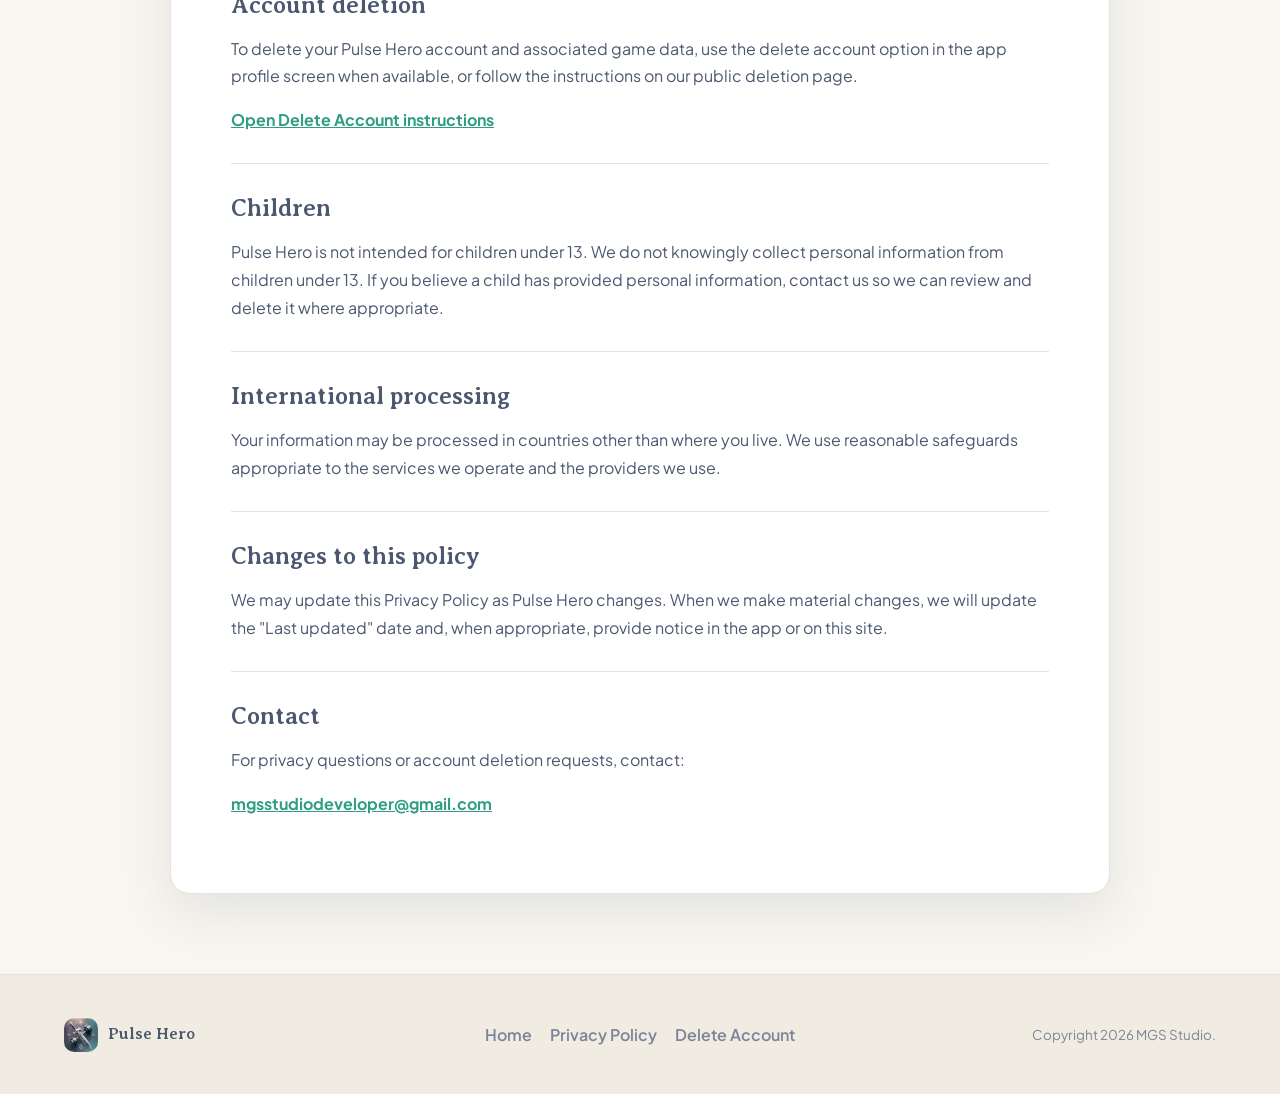
<file: privacy-policy.html>
<!DOCTYPE html>
<html lang="en">
<head>
  <meta charset="UTF-8">
  <meta name="viewport" content="width=device-width, initial-scale=1.0">
  <meta name="description" content="Privacy Policy for Pulse Hero.">
  <meta name="theme-color" content="#f8f6f0">
  <title>Privacy Policy - Pulse Hero</title>
  <link rel="icon" type="image/png" href="assets/pulse-hero-icon.png">
  <link rel="preconnect" href="https://fonts.googleapis.com">
  <link rel="preconnect" href="https://fonts.gstatic.com" crossorigin>
  <link rel="stylesheet" href="https://fonts.googleapis.com/css2?family=Averia+Serif+Libre:wght@400;700&family=Plus+Jakarta+Sans:wght@400;500;600;700;800&display=swap">
  <link rel="stylesheet" href="assets/styles.css">
</head>
<body class="legal-page">
  <header class="site-header solid" data-header>
    <a class="brand" href="./" aria-label="Pulse Hero home">
      <img src="assets/pulse-hero-icon.png" alt="" class="brand-mark">
      <span>Pulse Hero</span>
    </a>
    <nav class="nav" aria-label="Primary navigation">
      <a href="./">Home</a>
      <a href="./privacy-policy.html" aria-current="page">Privacy</a>
      <a href="./delete-account.html">Delete account</a>
    </nav>
  </header>

  <main class="legal-shell">
    <article class="legal-document">
      <p class="eyebrow">Legal</p>
      <h1>Privacy Policy</h1>
      <p class="last-updated">Last updated: July 10, 2026</p>

      <section>
        <h2>Introduction</h2>
        <p>Pulse Hero is a fitness RPG developed by MGS Studio. This Privacy Policy explains what information we collect, why we collect it, how we use it, and what choices you have when using Pulse Hero.</p>
        <p>Pulse Hero uses real-world activity to power RPG progress. Because activity, health, and location data can be sensitive, we only request permissions that support app features and we do not sell your personal information.</p>
      </section>

      <section>
        <h2>Information we collect</h2>
        <h3>Account information</h3>
        <p>When you create or sign in to an account, we may collect your email address, display name, authentication provider identifier, Firebase user identifier, account status, and basic profile setup information needed to create your hero.</p>

        <h3>Game and social data</h3>
        <p>We store your hero, level, classes, builds, inventory, currencies, quests, battles, dungeons, achievements, purchases, friends, teams, guild participation, trades, and related game progress.</p>

        <h3>Fitness and health data</h3>
        <p>If you grant permission, Pulse Hero may read activity data from Health Connect on Android or Apple Health on iOS, including steps, distance, workout sessions, calories, and heart rate. We use this data to validate workouts, credit rewards, show workout history, calculate fitness summaries, and prevent duplicate or implausible rewards.</p>

        <h3>Location data</h3>
        <p>If you start an outdoor workout and grant location permission, Pulse Hero may use location data during that active workout to measure distance, display a route, and support workout-related features. Pulse Hero does not need background location for normal app use.</p>

        <h3>Camera data</h3>
        <p>If you grant camera permission, Pulse Hero uses the camera to scan friend or team QR codes. We do not use camera access for advertising or image profiling.</p>

        <h3>Device, diagnostics, and app data</h3>
        <p>We may collect app version, platform, device language, timezone, server request metadata, crash or error information, and security attestation signals such as Firebase App Check. This helps keep the service reliable and protect accounts from abuse.</p>

        <h3>Purchase data</h3>
        <p>If you make an in-app purchase, we process purchase identifiers, product identifiers, transaction or receipt data, entitlement status, and renewal status through Google Play, Apple, and our server. We do not receive or store your full payment card details.</p>
      </section>

      <section>
        <h2>How we use information</h2>
        <ul>
          <li>To create and secure your account.</li>
          <li>To sync your hero, inventory, quests, battles, social features, and other game progress.</li>
          <li>To validate activity and credit XP, rewards, missions, achievements, and fitness summaries.</li>
          <li>To import workouts or activity metrics only when you grant health permissions.</li>
          <li>To measure outdoor workouts when you grant location permission and start a supported workout.</li>
          <li>To process purchases and subscriptions.</li>
          <li>To prevent fraud, abuse, duplicate rewards, and unauthorized server access.</li>
          <li>To provide support, troubleshoot issues, and improve reliability.</li>
        </ul>
      </section>

      <section>
        <h2>Health and fitness data limits</h2>
        <p>Pulse Hero does not sell health or fitness data. We do not use health or fitness data for advertising, marketing profiling, or data brokerage. We use health and fitness data only to provide Pulse Hero features such as workout credit, progress, rewards, history, analytics, and anti-cheat validation.</p>
        <p>You can deny or revoke health access in your device settings. If access is denied, features that require activity data may be unavailable or limited, but you can still use supported parts of the app.</p>
      </section>

      <section>
        <h2>Sharing and service providers</h2>
        <p>We do not sell your personal information. We may share or process information with service providers that help operate Pulse Hero, including:</p>
        <ul>
          <li>Firebase and Google services for authentication, app security, and account infrastructure.</li>
          <li>Google Sign-In and Sign in with Apple, when you choose those login methods.</li>
          <li>Google Play and Apple App Store for purchases, subscriptions, receipts, refunds, and entitlement checks.</li>
          <li>Hosting, database, and backend infrastructure used to store and sync game data.</li>
          <li>Health Connect and Apple Health as platform permission systems controlled by your device.</li>
        </ul>
        <p>We may disclose information when required by law, to protect rights and safety, or to investigate abuse of the service.</p>
      </section>

      <section>
        <h2>Data retention</h2>
        <p>We keep account, game, purchase, social, and activity records for as long as needed to provide Pulse Hero, maintain security, support account recovery, satisfy legal obligations, and resolve disputes. If you delete your account, we delete or de-identify personal account and game data from active systems unless retention is required by law, payment records, fraud prevention, or security obligations.</p>
      </section>

      <section>
        <h2>Your choices and controls</h2>
        <ul>
          <li>You can grant or revoke Health Connect, Apple Health, location, camera, and notification permissions in your device settings.</li>
          <li>You can stop using social features or remove social connections in the app where supported.</li>
          <li>You can delete your account in the app where available, or request deletion by email.</li>
          <li>You can contact us to ask questions about your data.</li>
        </ul>
      </section>

      <section>
        <h2>Account deletion</h2>
        <p>To delete your Pulse Hero account and associated game data, use the delete account option in the app profile screen when available, or follow the instructions on our public deletion page.</p>
        <p><a href="./delete-account.html">Open Delete Account instructions</a></p>
      </section>

      <section>
        <h2>Children</h2>
        <p>Pulse Hero is not intended for children under 13. We do not knowingly collect personal information from children under 13. If you believe a child has provided personal information, contact us so we can review and delete it where appropriate.</p>
      </section>

      <section>
        <h2>International processing</h2>
        <p>Your information may be processed in countries other than where you live. We use reasonable safeguards appropriate to the services we operate and the providers we use.</p>
      </section>

      <section>
        <h2>Changes to this policy</h2>
        <p>We may update this Privacy Policy as Pulse Hero changes. When we make material changes, we will update the "Last updated" date and, when appropriate, provide notice in the app or on this site.</p>
      </section>

      <section>
        <h2>Contact</h2>
        <p>For privacy questions or account deletion requests, contact:</p>
        <p><a href="mailto:mgsstudiodeveloper@gmail.com">mgsstudiodeveloper@gmail.com</a></p>
      </section>
    </article>
  </main>

  <footer class="footer">
    <div>
      <img src="assets/pulse-hero-icon.png" alt="" class="footer-mark">
      <p>Pulse Hero</p>
    </div>
    <nav aria-label="Footer navigation">
      <a href="./">Home</a>
      <a href="./privacy-policy.html">Privacy Policy</a>
      <a href="./delete-account.html">Delete Account</a>
    </nav>
    <p class="fine-print">Copyright 2026 MGS Studio.</p>
  </footer>

  <script src="assets/script.js"></script>
</body>
</html>
</file>
<file: assets/styles.css>
:root {
  /* FIT HERO / Pulse Hero brand palette — "light & magical · minimal UI". */
  --perola: #f8f6f0;
  --perola-deep: #f1ece1;
  --surface: #ffffff;
  --ink: #4c5870;
  --ink-soft: #7c8499;
  --hairline: #e9e4da;
  --ceu: #bfe3ff;
  --mint: #c8f3e6;
  --mint-deep: #2f9e83;
  --lavanda: #dcc8ff;
  --pessego: #ffd6c2;
  --rosa: #ffe4ee;
  --ouro: #ffd692;
  --grad-a: #a9c8ff;
  --grad-b: #c3b6ff;
  --radius: 20px;
  --radius-sm: 14px;
  --shadow: 0 18px 50px rgba(76, 88, 112, 0.12);
  --shadow-soft: 0 10px 30px rgba(76, 88, 112, 0.08);
  --serif: "Averia Serif Libre", Georgia, "Times New Roman", serif;
  --sans: "Plus Jakarta Sans", ui-sans-serif, system-ui, -apple-system,
    BlinkMacSystemFont, "Segoe UI", sans-serif;
  color-scheme: light;
}

* {
  box-sizing: border-box;
}

html {
  scroll-behavior: smooth;
}

body {
  margin: 0;
  font-family: var(--sans);
  background: var(--perola);
  color: var(--ink);
  letter-spacing: 0;
  overflow-x: hidden;
  -webkit-font-smoothing: antialiased;
}

::selection {
  background: var(--mint);
  color: var(--ink);
}

a {
  color: inherit;
}

.skip-link {
  position: absolute;
  left: -9999px;
  z-index: 40;
}

.skip-link:focus {
  left: 12px;
  top: 12px;
  padding: 10px 18px;
  border-radius: 999px;
  background: var(--surface);
  box-shadow: var(--shadow);
  font-weight: 700;
  text-decoration: none;
}

/* ---------- Header ---------- */
.site-header {
  position: fixed;
  z-index: 20;
  top: 0;
  left: 0;
  right: 0;
  display: flex;
  align-items: center;
  justify-content: space-between;
  gap: 24px;
  padding: 14px clamp(18px, 5vw, 72px);
  color: var(--ink);
  background: rgba(248, 246, 240, 0.72);
  backdrop-filter: saturate(1.1) blur(14px);
  -webkit-backdrop-filter: saturate(1.1) blur(14px);
  border-bottom: 1px solid rgba(233, 228, 218, 0.7);
  transition: background 180ms ease, box-shadow 180ms ease;
}

.site-header.scrolled,
.site-header.solid {
  background: rgba(248, 246, 240, 0.92);
  box-shadow: 0 8px 26px rgba(76, 88, 112, 0.09);
}

.brand {
  display: inline-flex;
  align-items: center;
  gap: 10px;
  min-width: max-content;
  font-family: var(--serif);
  font-weight: 700;
  font-size: 1.15rem;
  text-decoration: none;
  color: var(--ink);
}

.brand-mark {
  width: 40px;
  height: 40px;
  border-radius: 12px;
  box-shadow: 0 8px 20px rgba(76, 88, 112, 0.18);
}

.nav {
  display: flex;
  align-items: center;
  justify-content: flex-end;
  gap: clamp(12px, 2.5vw, 28px);
  font-size: 0.9rem;
  font-weight: 700;
}

.nav a {
  text-decoration: none;
  white-space: nowrap;
  color: var(--ink-soft);
  transition: color 140ms ease;
}

.nav a:hover,
.nav a:focus-visible,
.nav a[aria-current="page"] {
  color: var(--mint-deep);
}

.nav .nav-cta {
  padding: 9px 18px;
  border-radius: 999px;
  background: var(--ink);
  color: var(--perola);
  white-space: nowrap;
}

.nav .nav-cta:hover,
.nav .nav-cta:focus-visible {
  color: var(--perola);
  background: var(--mint-deep);
}

/* ---------- Hero ---------- */
.hero {
  position: relative;
  min-height: min(720px, 82svh);
  display: grid;
  align-items: end;
  padding: 128px 0 62px;
  overflow: hidden;
  color: var(--ink);
  background: var(--perola);
}

.hero-media,
.hero-media img,
.hero-shade {
  position: absolute;
  inset: 0;
}

.hero-media img {
  width: 100%;
  height: 100%;
  object-fit: cover;
  /* The key art is portrait: bias the crop upward so the runner's head stays
     in frame inside the short landscape hero. */
  object-position: center 30%;
}

.hero-shade {
  background:
    linear-gradient(
      90deg,
      rgba(248, 246, 240, 0.97) 0%,
      rgba(248, 246, 240, 0.88) 38%,
      rgba(248, 246, 240, 0.28) 72%,
      rgba(248, 246, 240, 0) 100%
    ),
    linear-gradient(
      0deg,
      rgba(248, 246, 240, 0.7) 0%,
      rgba(248, 246, 240, 0) 46%
    );
}

.hero-content {
  position: relative;
  width: min(1160px, calc(100% - 36px));
  margin: 0 auto;
}

.eyebrow {
  margin: 0 0 14px;
  font-size: 0.76rem;
  font-weight: 800;
  letter-spacing: 0.16em;
  text-transform: uppercase;
  color: var(--mint-deep);
}

.hero h1 {
  margin: 0;
  font-family: var(--serif);
  font-weight: 700;
  font-size: clamp(3rem, 9vw, 6.6rem);
  line-height: 0.98;
  letter-spacing: -0.01em;
  color: var(--ink);
}

.hero-copy {
  width: min(600px, 100%);
  margin: 22px 0 0;
  font-size: clamp(1.04rem, 2vw, 1.32rem);
  line-height: 1.55;
  color: var(--ink);
}

.hero-note {
  margin: 18px 0 0;
  font-size: 0.86rem;
  font-weight: 600;
  color: var(--ink-soft);
}

/* ---------- Store buttons ---------- */
.store-buttons {
  display: flex;
  flex-wrap: wrap;
  gap: 12px;
  margin-top: 30px;
}

.store-buttons.centered {
  justify-content: center;
}

.store-button {
  display: inline-flex;
  align-items: center;
  gap: 12px;
  min-height: 58px;
  padding: 0 24px;
  border-radius: 999px;
  background: var(--ink);
  color: var(--perola);
  text-decoration: none;
  box-shadow: 0 14px 30px rgba(76, 88, 112, 0.28);
  transition: transform 160ms ease, box-shadow 160ms ease;
}

.store-button:hover,
.store-button:focus-visible {
  transform: translateY(-2px);
  box-shadow: 0 18px 38px rgba(76, 88, 112, 0.34);
}

.store-button svg {
  width: 22px;
  height: 22px;
  flex: none;
  fill: none;
  stroke: currentColor;
  stroke-width: 1.9;
  stroke-linecap: round;
  stroke-linejoin: round;
}

.store-button span {
  display: grid;
  line-height: 1.15;
}

.store-button small {
  font-size: 0.68rem;
  font-weight: 600;
  letter-spacing: 0.08em;
  text-transform: uppercase;
  opacity: 0.72;
}

.store-button strong {
  font-family: var(--serif);
  font-weight: 700;
  font-size: 1.16rem;
}

/* ---------- Buttons ---------- */
.button {
  display: inline-flex;
  align-items: center;
  justify-content: center;
  min-height: 50px;
  padding: 0 26px;
  border-radius: 999px;
  font-weight: 700;
  font-size: 0.98rem;
  text-decoration: none;
  transition: transform 160ms ease, box-shadow 160ms ease;
}

.button:hover,
.button:focus-visible {
  transform: translateY(-2px);
}

.button.primary {
  background: linear-gradient(90deg, var(--grad-a), var(--grad-b));
  color: var(--ink);
  box-shadow: 0 14px 30px rgba(169, 200, 255, 0.45);
}

.button.secondary {
  background: rgba(255, 255, 255, 0.75);
  color: var(--ink);
  border: 1px solid var(--hairline);
  backdrop-filter: blur(6px);
  -webkit-backdrop-filter: blur(6px);
}

/* ---------- Stats band ---------- */
.stats-band {
  background: linear-gradient(90deg, #eff6ff, #f3ecff);
  color: var(--ink);
  border-top: 1px solid var(--hairline);
  border-bottom: 1px solid var(--hairline);
}

.stats {
  display: grid;
  grid-template-columns: repeat(4, minmax(0, 1fr));
  gap: 20px;
  width: min(1160px, calc(100% - 36px));
  margin: 0 auto;
  padding: 34px 0;
  list-style: none;
}

.stats li {
  display: grid;
  gap: 4px;
  align-content: start;
}

.stats strong {
  font-family: var(--serif);
  font-weight: 700;
  font-size: clamp(2rem, 4vw, 2.8rem);
  line-height: 1;
  color: var(--ink);
}

.stats span {
  font-size: 0.9rem;
  font-weight: 600;
  color: var(--ink-soft);
}

/* ---------- Sections ---------- */
.section {
  width: min(1160px, calc(100% - 36px));
  margin: 0 auto;
  padding: clamp(58px, 9vw, 100px) 0;
}

.section-heading {
  width: min(760px, 100%);
  margin-bottom: 44px;
}

.section-heading.compact {
  width: min(640px, 100%);
}

.section-heading h2,
.download-band h2 {
  margin: 0;
  font-family: var(--serif);
  font-weight: 700;
  font-size: clamp(1.9rem, 3.8vw, 3.6rem);
  line-height: 1.04;
  letter-spacing: -0.01em;
  color: var(--ink);
}

.section-lede {
  width: min(620px, 100%);
  margin: 18px 0 0;
  font-size: 1.02rem;
  line-height: 1.6;
  color: var(--ink-soft);
}

/* ---------- Trail (how it works) ---------- */
.trail {
  counter-reset: step;
  display: grid;
  grid-template-columns: repeat(2, minmax(0, 1fr));
  gap: 16px;
}

.trail-step {
  counter-increment: step;
  display: grid;
  grid-template-columns: 54px minmax(0, 1fr);
  column-gap: 20px;
  align-items: start;
  padding: 26px 28px;
  background: var(--surface);
  border: 1px solid var(--hairline);
  border-radius: var(--radius);
  box-shadow: var(--shadow-soft);
}

.step-signal {
  grid-column: 1;
  grid-row: 1 / span 2;
  align-self: start;
  display: grid;
  place-items: center;
  width: 54px;
  height: 54px;
  border-radius: var(--radius-sm);
  background: var(--ceu);
  color: var(--ink);
  font-family: var(--serif);
  font-size: 1.35rem;
  font-weight: 700;
  line-height: 1;
}

.step-signal::after {
  content: counter(step, decimal-leading-zero);
}

.trail-step:nth-child(1) .step-signal {
  background: var(--ceu);
}

.trail-step:nth-child(2) .step-signal {
  background: var(--mint);
}

.trail-step:nth-child(3) .step-signal {
  background: var(--lavanda);
}

.trail-step:nth-child(4) .step-signal {
  background: var(--pessego);
}

.trail-step > h3 {
  grid-column: 2;
  grid-row: 1;
}

.trail-step > p {
  grid-column: 2;
  grid-row: 2;
}

.trail-step h3,
.system-card h3 {
  margin: 0 0 8px;
  font-family: var(--serif);
  font-weight: 700;
  font-size: 1.16rem;
  color: var(--ink);
}

.trail-step p,
.system-card p {
  margin: 0;
  color: var(--ink);
  line-height: 1.62;
}

/* ---------- Systems ---------- */
.systems-section {
  border-top: 1px solid var(--hairline);
}

.system-grid {
  display: grid;
  grid-template-columns: repeat(3, minmax(0, 1fr));
  gap: 16px;
}

.system-card {
  min-height: 210px;
  padding: 24px;
  border-radius: var(--radius);
  background: var(--ceu);
  border: 1px solid rgba(76, 88, 112, 0.06);
  color: var(--ink);
  box-shadow: var(--shadow-soft);
}

.system-card:nth-child(1) {
  background: var(--ceu);
}

.system-card:nth-child(2) {
  background: var(--mint);
}

.system-card:nth-child(3) {
  background: var(--lavanda);
}

.system-card:nth-child(4) {
  background: var(--pessego);
}

.system-card p {
  color: var(--ink);
  opacity: 0.85;
}

/* ---------- Exercise marquee ---------- */
.library-section {
  border-top: 1px solid var(--hairline);
}

/* Breaks out of the centred section to run edge to edge. The tinted band is
   not decoration: the exercise art is pale pastel and disappears on pérola. */
.marquee {
  position: relative;
  margin: 44px calc(50% - 50vw) 0;
  padding: 26px 0 18px;
  overflow: hidden;
  background: linear-gradient(90deg, #eff6ff, #f3ecff);
  border-top: 1px solid var(--hairline);
  border-bottom: 1px solid var(--hairline);
}

/* Fade the figures in and out at the edges. These are gradients rather than a
   mask on .marquee so the tinted band itself still reaches both edges; the two
   colours are the band gradient's own endpoints. */
.marquee::before,
.marquee::after {
  content: "";
  position: absolute;
  top: 0;
  bottom: 0;
  width: clamp(40px, 8vw, 110px);
  pointer-events: none;
}

.marquee::before {
  left: 0;
  background: linear-gradient(90deg, #eff6ff, rgba(239, 246, 255, 0));
}

.marquee::after {
  right: 0;
  background: linear-gradient(270deg, #f3ecff, rgba(243, 236, 255, 0));
}

/* Two identical rows sit side by side and the pair slides exactly half its
   own width, so the loop has no visible seam. */
.marquee-track {
  display: flex;
  width: max-content;
  animation: marquee-slide 64s linear infinite;
}

.marquee:hover .marquee-track,
.marquee:focus-within .marquee-track {
  animation-play-state: paused;
}

.marquee-row {
  display: flex;
  align-items: flex-end;
  gap: 8px;
  margin: 0;
  padding: 0 4px;
  list-style: none;
}

.marquee-row img {
  display: block;
  width: auto;
  height: 190px;
  filter: saturate(1.2);
}

@keyframes marquee-slide {
  from {
    transform: translateX(0);
  }
  to {
    transform: translateX(-50%);
  }
}

/* ---------- Class crests ---------- */
.classes-section {
  border-top: 1px solid var(--hairline);
}

.crests {
  display: grid;
  grid-template-columns: repeat(auto-fill, minmax(148px, 1fr));
  gap: 30px 16px;
  margin: 0;
  padding: 0;
  list-style: none;
}

.crests li {
  display: grid;
  justify-items: center;
  gap: 3px;
  text-align: center;
}

.crests img {
  width: 100px;
  height: 100px;
  margin-bottom: 10px;
  object-fit: contain;
  filter: drop-shadow(0 12px 18px rgba(76, 88, 112, 0.16));
  transition: transform 220ms ease;
}

.crests li:hover img {
  transform: translateY(-6px) scale(1.06);
}

.crests strong {
  font-family: var(--serif);
  font-weight: 700;
  font-size: 1rem;
  color: var(--ink);
}

.crests span {
  font-size: 0.78rem;
  line-height: 1.4;
  color: var(--ink-soft);
}

/* ---------- Professions ---------- */
.professions-section {
  border-top: 1px solid var(--hairline);
}

.profession-groups {
  display: grid;
  grid-template-columns: repeat(2, minmax(0, 1fr));
  gap: 28px;
  align-items: start;
}

.profession-group h3 {
  margin: 0 0 16px;
  font-size: 0.76rem;
  font-weight: 800;
  letter-spacing: 0.16em;
  text-transform: uppercase;
  color: var(--mint-deep);
}

.professions {
  display: grid;
  grid-template-columns: repeat(3, minmax(0, 1fr));
  gap: 14px;
  margin: 0;
  padding: 0;
  list-style: none;
}

.professions li {
  display: grid;
  justify-items: center;
  gap: 6px;
  padding: 20px 10px 16px;
  text-align: center;
  border-radius: var(--radius);
  background: var(--surface);
  border: 1px solid var(--hairline);
  box-shadow: var(--shadow-soft);
  transition: transform 180ms ease, box-shadow 180ms ease;
}

.professions li:hover {
  transform: translateY(-4px);
  box-shadow: var(--shadow);
}

.professions img {
  width: 84px;
  height: 84px;
  object-fit: contain;
}

.professions span {
  font-family: var(--serif);
  font-weight: 700;
  font-size: 0.94rem;
  color: var(--ink);
}

/* ---------- Screenshots ---------- */
.shots-section {
  border-top: 1px solid var(--hairline);
}

/* Scroll-snap rail on narrow screens; the media query below turns it into a
   grid once three phones fit side by side. */
.shots {
  display: grid;
  grid-auto-flow: column;
  grid-auto-columns: 236px;
  gap: 20px;
  overflow-x: auto;
  scroll-snap-type: x mandatory;
  padding-bottom: 12px;
  margin: 0 calc(-1 * clamp(18px, 5vw, 0px));
  scrollbar-width: thin;
}

.shot {
  margin: 0;
  scroll-snap-align: start;
}

.shot img {
  display: block;
  width: 100%;
  height: auto;
  border-radius: 22px;
  border: 1px solid var(--hairline);
  background: var(--surface);
  box-shadow: var(--shadow);
}

.shot figcaption {
  display: grid;
  gap: 4px;
  margin-top: 16px;
  font-size: 0.88rem;
  line-height: 1.5;
  color: var(--ink-soft);
}

.shot figcaption strong {
  font-family: var(--serif);
  font-weight: 700;
  font-size: 1.02rem;
  color: var(--ink);
}

/* ---------- FAQ ---------- */
.faq-section {
  border-top: 1px solid var(--hairline);
}

.faq {
  display: grid;
  gap: 12px;
  width: min(820px, 100%);
}

.faq-item {
  padding: 4px 24px;
  border-radius: var(--radius);
  background: var(--surface);
  border: 1px solid var(--hairline);
  box-shadow: var(--shadow-soft);
}

.faq-item summary {
  display: flex;
  align-items: center;
  justify-content: space-between;
  gap: 16px;
  padding: 20px 0;
  cursor: pointer;
  list-style: none;
  font-family: var(--serif);
  font-weight: 700;
  font-size: 1.1rem;
  color: var(--ink);
}

.faq-item summary::-webkit-details-marker {
  display: none;
}

.faq-item summary::after {
  content: "+";
  flex: none;
  font-family: var(--sans);
  font-size: 1.5rem;
  font-weight: 400;
  line-height: 1;
  color: var(--mint-deep);
  transition: transform 160ms ease;
}

.faq-item[open] summary::after {
  transform: rotate(45deg);
}

.faq-item p {
  margin: 0 0 22px;
  line-height: 1.62;
  color: var(--ink);
  opacity: 0.9;
}

.faq-item a {
  color: var(--mint-deep);
  font-weight: 600;
}

/* ---------- Download band ---------- */
.download-band {
  background: linear-gradient(90deg, #eff6ff, #f3ecff);
  border-top: 1px solid var(--hairline);
}

.download-band .band-inner {
  width: min(760px, calc(100% - 36px));
  margin: 0 auto;
  padding: clamp(52px, 8vw, 88px) 0;
  text-align: center;
}

.download-band .fine-print {
  margin-top: 26px;
  text-align: center;
}

.download-band .fine-print a {
  color: var(--mint-deep);
  font-weight: 600;
}

/* ---------- Footer ---------- */
.footer {
  display: grid;
  grid-template-columns: minmax(160px, 1fr) auto minmax(180px, 1fr);
  align-items: center;
  gap: 24px;
  padding: 34px clamp(18px, 5vw, 72px);
  background: var(--perola-deep);
  color: var(--ink);
  border-top: 1px solid var(--hairline);
}

.footer div {
  display: flex;
  align-items: center;
  gap: 10px;
  font-family: var(--serif);
  font-weight: 700;
}

.footer-mark {
  width: 34px;
  height: 34px;
  border-radius: 10px;
}

.footer nav {
  display: flex;
  flex-wrap: wrap;
  justify-content: center;
  gap: 18px;
}

.footer a {
  color: var(--ink-soft);
  text-decoration: none;
  font-weight: 600;
  transition: color 140ms ease;
}

.footer a:hover,
.footer a:focus-visible {
  color: var(--mint-deep);
}

.fine-print {
  margin: 0;
  color: var(--ink-soft);
  font-size: 0.84rem;
  text-align: right;
}

/* ---------- Legal pages ---------- */
.legal-page {
  background: var(--perola);
}

.legal-shell {
  width: min(940px, calc(100% - 36px));
  margin: 0 auto;
  padding: 132px 0 80px;
}

.legal-document {
  padding: clamp(28px, 5vw, 60px);
  background: var(--surface);
  border: 1px solid var(--hairline);
  border-radius: var(--radius);
  box-shadow: var(--shadow);
}

.legal-document h1 {
  margin: 0;
  font-family: var(--serif);
  font-weight: 700;
  font-size: clamp(2.4rem, 6vw, 4.6rem);
  line-height: 0.98;
  letter-spacing: -0.01em;
  color: var(--ink);
}

.last-updated {
  margin: 16px 0 38px;
  color: var(--ink-soft);
  font-weight: 700;
}

.legal-document section {
  padding-top: 30px;
  margin-top: 30px;
  border-top: 1px solid var(--hairline);
}

.legal-document h2 {
  margin: 0 0 14px;
  font-family: var(--serif);
  font-weight: 700;
  font-size: 1.5rem;
  color: var(--ink);
}

.legal-document h3 {
  margin: 24px 0 8px;
  font-size: 1.05rem;
  font-weight: 700;
  color: var(--ink);
}

.legal-document p,
.legal-document li {
  color: var(--ink);
  line-height: 1.72;
}

.legal-document a {
  color: var(--mint-deep);
  font-weight: 700;
}

.legal-document ul,
.legal-document ol {
  padding-left: 22px;
}

.email-callout {
  display: inline-flex;
  padding: 12px 16px;
  border-radius: var(--radius-sm);
  background: var(--mint);
  text-decoration: none;
}

:focus-visible {
  outline: 3px solid var(--grad-b);
  outline-offset: 3px;
}

/* ---------- Responsive ---------- */
@media (min-width: 901px) {
  .shots {
    grid-auto-flow: row;
    grid-template-columns: repeat(3, minmax(0, 1fr));
    grid-auto-columns: auto;
    gap: 32px 24px;
    overflow-x: visible;
    scroll-snap-type: none;
  }

  .shot img {
    width: min(100%, 300px);
  }
}

@media (max-width: 900px) {
  .site-header {
    align-items: flex-start;
    flex-direction: column;
    gap: 12px;
  }

  .nav {
    width: 100%;
    justify-content: flex-start;
    overflow-x: auto;
    padding-bottom: 4px;
  }

  .hero {
    min-height: 84svh;
    padding-top: 156px;
  }

  .footer {
    grid-template-columns: 1fr;
  }

  .stats {
    grid-template-columns: repeat(2, minmax(0, 1fr));
  }

  .trail {
    grid-template-columns: 1fr;
  }

  .system-grid {
    grid-template-columns: repeat(2, minmax(0, 1fr));
  }

  .profession-groups {
    grid-template-columns: 1fr;
  }

  .marquee-row img {
    height: 150px;
  }

  .fine-print {
    text-align: left;
  }
}

@media (max-width: 620px) {
  .hero {
    min-height: 78svh;
    padding-bottom: 44px;
  }

  .hero h1 {
    font-size: clamp(3rem, 17vw, 5rem);
  }

  /* The hero's own store buttons sit right below the nav on phones, so the
     header CTA is redundant and only makes the nav overflow. */
  .nav .nav-cta {
    display: none;
  }

  .store-buttons,
  .footer nav {
    align-items: stretch;
    flex-direction: column;
  }

  .button,
  .store-button {
    width: 100%;
  }

  .system-grid {
    grid-template-columns: 1fr;
  }

  .system-card {
    min-height: 0;
  }

  /* Thirteen crests two-up is seven rows of scrolling. Three-up fits, but only
     once the essence lines come out — they wrap to four lines at this width. */
  .crests {
    grid-template-columns: repeat(3, minmax(0, 1fr));
    gap: 22px 10px;
  }

  .crests img {
    width: 74px;
    height: 74px;
    margin-bottom: 6px;
  }

  .crests strong {
    font-size: 0.9rem;
  }

  .crests span {
    display: none;
  }

  .professions {
    grid-template-columns: repeat(2, minmax(0, 1fr));
  }

  .legal-shell {
    padding-top: 158px;
  }

  .legal-document {
    padding: 24px;
  }
}

@media (prefers-reduced-motion: reduce) {
  *,
  *::before,
  *::after {
    scroll-behavior: auto !important;
    transition: none !important;
    animation: none !important;
  }
}
</file>
